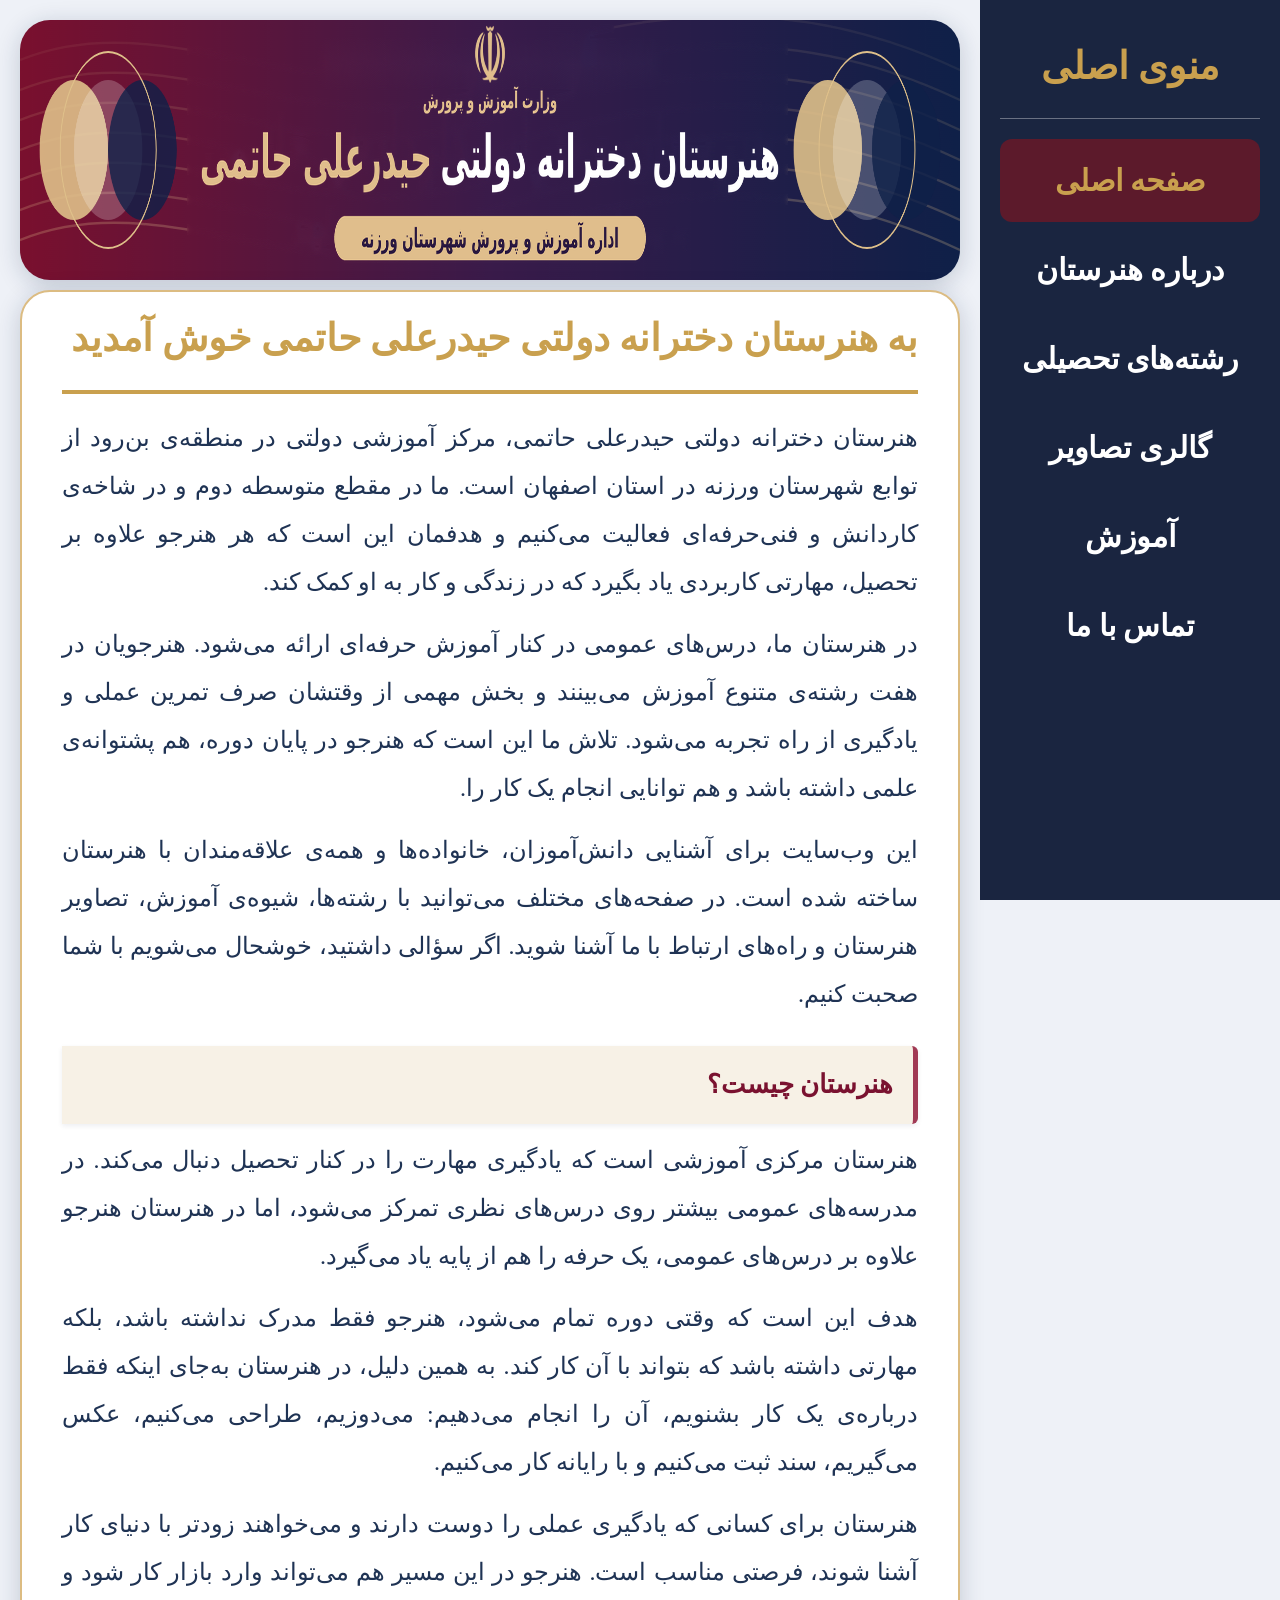
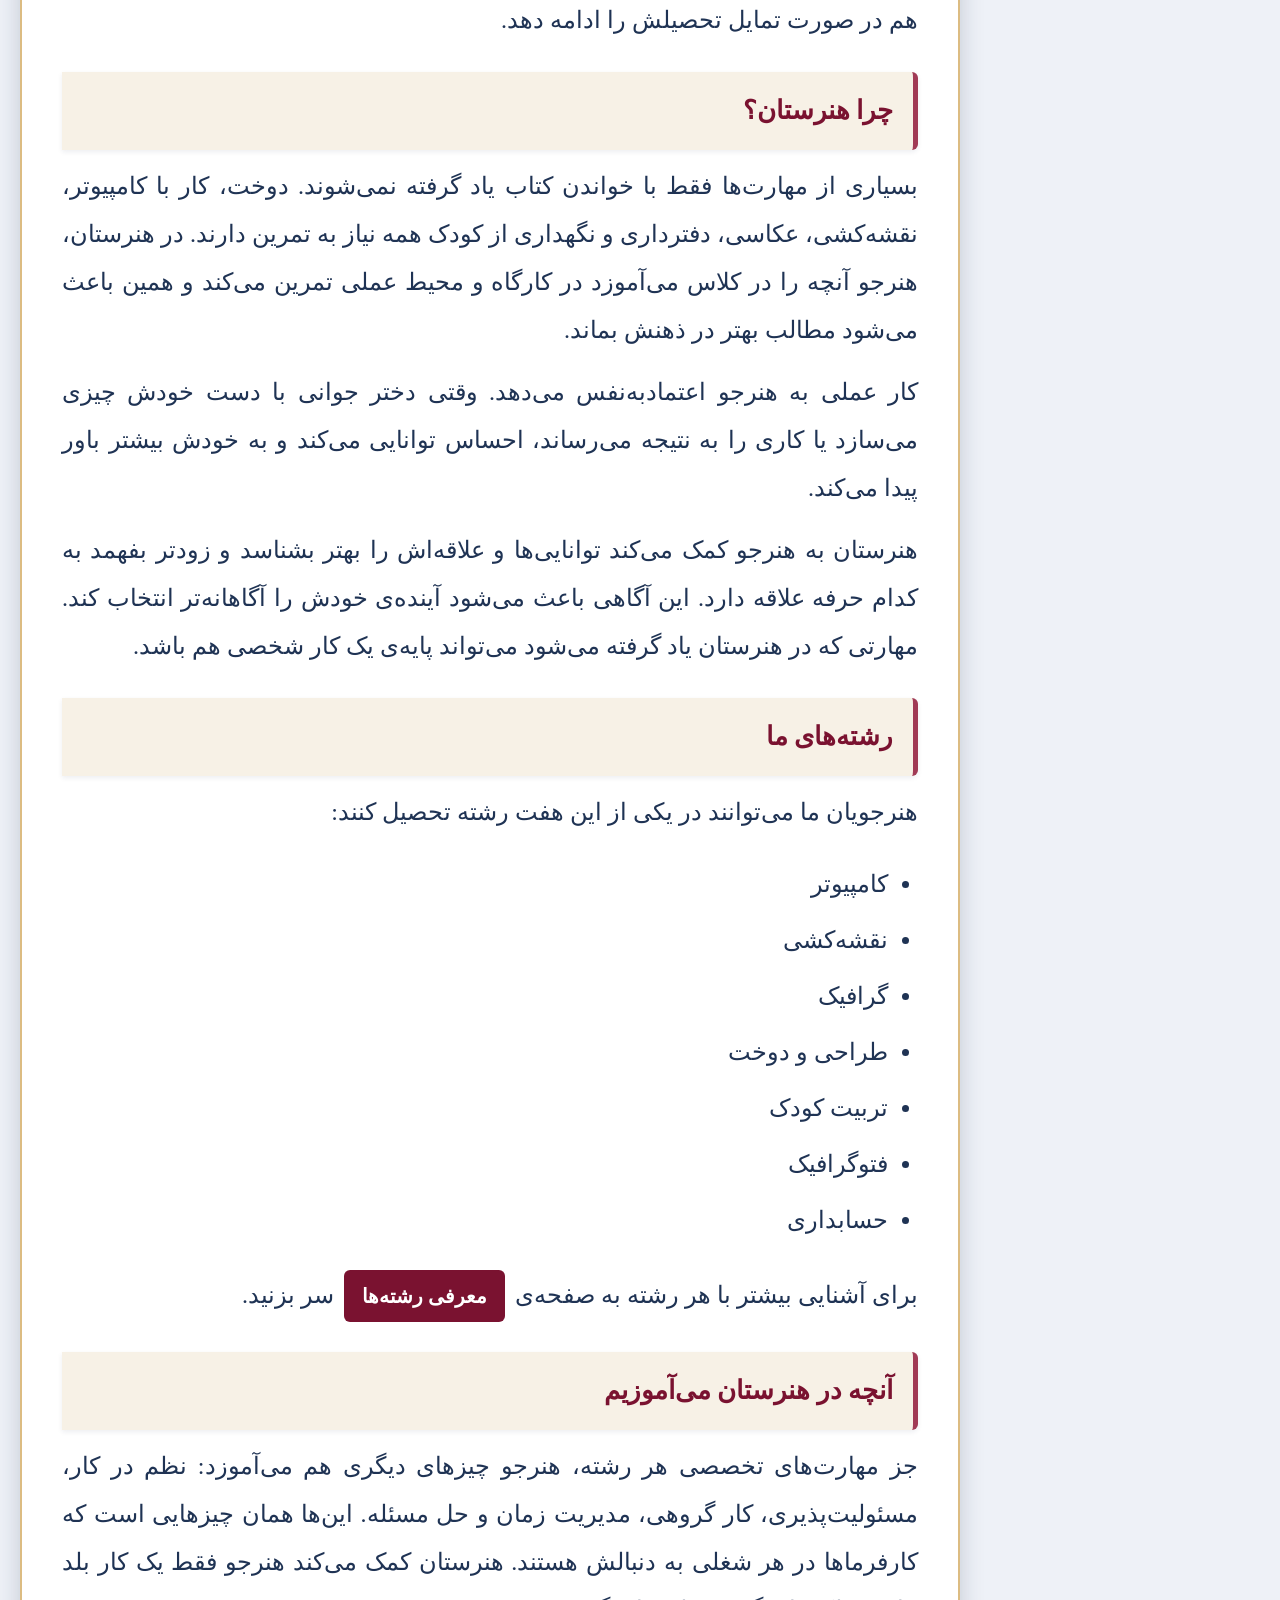
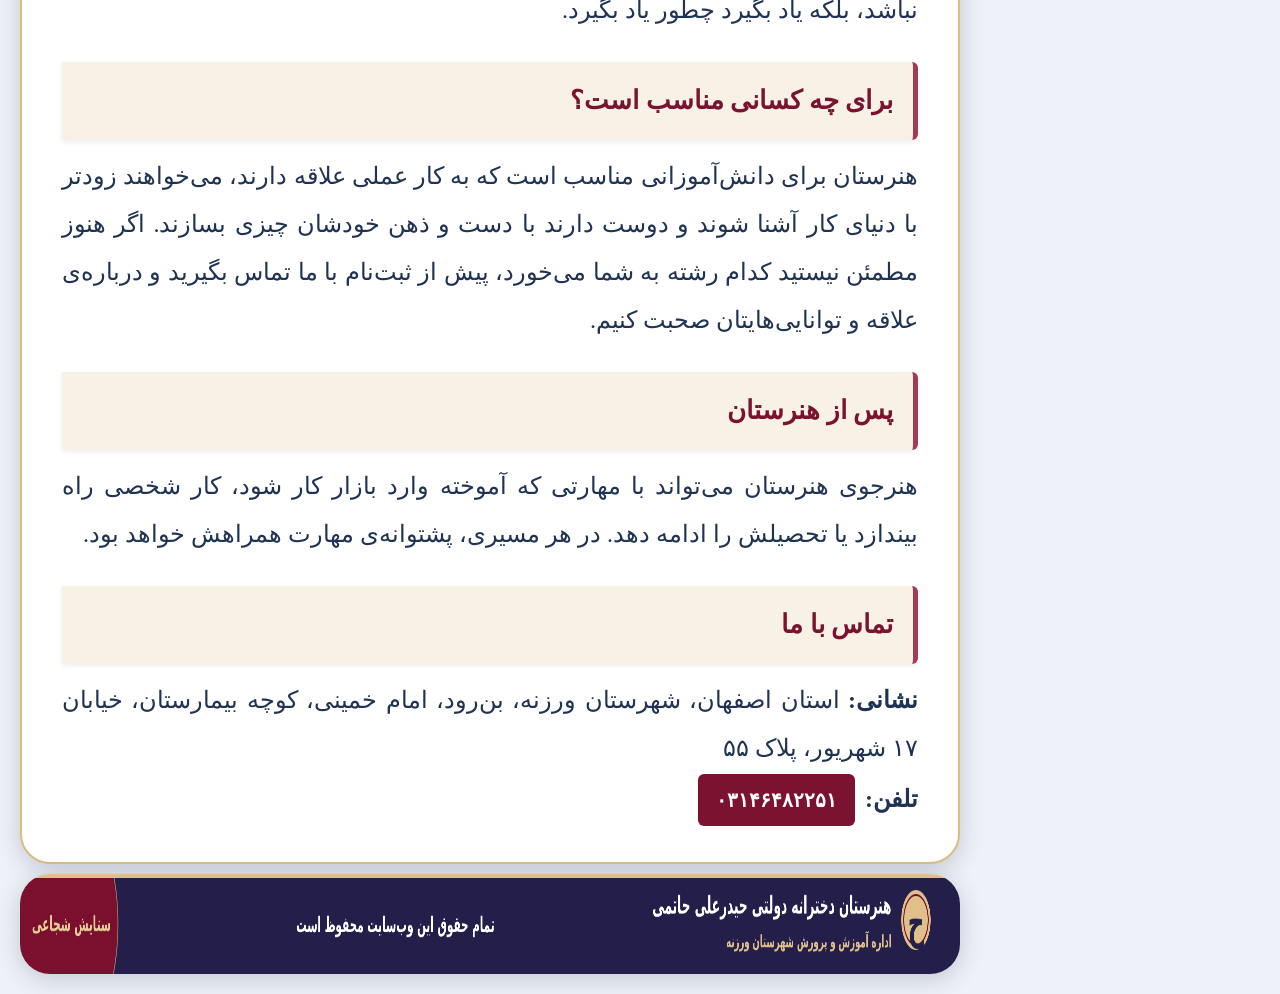
<file: index.html>
<!doctype html>
<html lang="fa" dir="rtl">
<head>
<meta charset="utf-8">
<meta name="viewport" content="width=device-width, initial-scale=1">
<title>صفحه اصلی</title>
<link rel="stylesheet" href="style4.css">
</head>
<body>
<nav class="menu" aria-label="منوی اصلی">
	<div class="menu-title">منوی اصلی</div>
	<ul>
		<li><a href="index.html" class="active">صفحه اصلی</a></li>
		<li><a href="moarefi.html">درباره هنرستان</a></li>
		<li><a href="reshteh.html">رشته‌های تحصیلی</a></li>
		<li><a href="galeri.html">گالری تصاویر</a></li>
		<li><a href="amozesh.html">آموزش</a></li>
		<li><a href="tmas.html">تماس با ما</a></li>
	</ul>
</nav>

<div class="header" style="background-image:url('banner-aaa.png');"></div>

<div class="main">
	<div class="content">
<h1 class="menu-title">به هنرستان دخترانه دولتی حیدرعلی حاتمی خوش آمدید</h1>
<p>
هنرستان دخترانه دولتی حیدرعلی حاتمی، مرکز آموزشی دولتی در منطقه‌ی بن‌رود از توابع شهرستان ورزنه در استان اصفهان است. ما در مقطع متوسطه دوم و در شاخه‌ی کاردانش و فنی‌حرفه‌ای فعالیت می‌کنیم و هدفمان این است که هر هنرجو علاوه بر تحصیل، مهارتی کاربردی یاد بگیرد که در زندگی و کار به او کمک کند.
</p>
<p>
در هنرستان ما، درس‌های عمومی در کنار آموزش حرفه‌ای ارائه می‌شود. هنرجویان در هفت رشته‌ی متنوع آموزش می‌بینند و بخش مهمی از وقتشان صرف تمرین عملی و یادگیری از راه تجربه می‌شود. تلاش ما این است که هنرجو در پایان دوره، هم پشتوانه‌ی علمی داشته باشد و هم توانایی انجام یک کار را.
</p>
<p>
این وب‌سایت برای آشنایی دانش‌آموزان، خانواده‌ها و همه‌ی علاقه‌مندان با هنرستان ساخته شده است. در صفحه‌های مختلف می‌توانید با رشته‌ها، شیوه‌ی آموزش، تصاویر هنرستان و راه‌های ارتباط با ما آشنا شوید. اگر سؤالی داشتید، خوشحال می‌شویم با شما صحبت کنیم.
</p>

<h3>هنرستان چیست؟</h3>
<p>
هنرستان مرکزی آموزشی است که یادگیری مهارت را در کنار تحصیل دنبال می‌کند. در مدرسه‌های عمومی بیشتر روی درس‌های نظری تمرکز می‌شود، اما در هنرستان هنرجو علاوه بر درس‌های عمومی، یک حرفه را هم از پایه یاد می‌گیرد.
</p>
<p>
هدف این است که وقتی دوره تمام می‌شود، هنرجو فقط مدرک نداشته باشد، بلکه مهارتی داشته باشد که بتواند با آن کار کند. به همین دلیل، در هنرستان به‌جای اینکه فقط درباره‌ی یک کار بشنویم، آن را انجام می‌دهیم: می‌دوزیم، طراحی می‌کنیم، عکس می‌گیریم، سند ثبت می‌کنیم و با رایانه کار می‌کنیم.
</p>
<p>
هنرستان برای کسانی که یادگیری عملی را دوست دارند و می‌خواهند زودتر با دنیای کار آشنا شوند، فرصتی مناسب است. هنرجو در این مسیر هم می‌تواند وارد بازار کار شود و هم در صورت تمایل تحصیلش را ادامه دهد.
</p>

<h3>چرا هنرستان؟</h3>
<p>
بسیاری از مهارت‌ها فقط با خواندن کتاب یاد گرفته نمی‌شوند. دوخت، کار با کامپیوتر، نقشه‌کشی، عکاسی، دفترداری و نگهداری از کودک همه نیاز به تمرین دارند. در هنرستان، هنرجو آنچه را در کلاس می‌آموزد در کارگاه و محیط عملی تمرین می‌کند و همین باعث می‌شود مطالب بهتر در ذهنش بماند.
</p>
<p>
کار عملی به هنرجو اعتمادبه‌نفس می‌دهد. وقتی دختر جوانی با دست خودش چیزی می‌سازد یا کاری را به نتیجه می‌رساند، احساس توانایی می‌کند و به خودش بیشتر باور پیدا می‌کند.
</p>
<p>
هنرستان به هنرجو کمک می‌کند توانایی‌ها و علاقه‌اش را بهتر بشناسد و زودتر بفهمد به کدام حرفه علاقه دارد. این آگاهی باعث می‌شود آینده‌ی خودش را آگاهانه‌تر انتخاب کند. مهارتی که در هنرستان یاد گرفته می‌شود می‌تواند پایه‌ی یک کار شخصی هم باشد.
</p>

<h3>رشته‌های ما</h3>
<p>هنرجویان ما می‌توانند در یکی از این هفت رشته تحصیل کنند:</p>
<ul>
  <li>کامپیوتر</li>
  <li>نقشه‌کشی</li>
  <li>گرافیک</li>
  <li>طراحی و دوخت</li>
  <li>تربیت کودک</li>
  <li>فتوگرافیک</li>
  <li>حسابداری</li>
</ul>
<p>برای آشنایی بیشتر با هر رشته به صفحه‌ی <a href="reshteh.html">معرفی رشته‌ها</a> سر بزنید.</p>

<h3>آنچه در هنرستان می‌آموزیم</h3>
<p>
جز مهارت‌های تخصصی هر رشته، هنرجو چیزهای دیگری هم می‌آموزد: نظم در کار، مسئولیت‌پذیری، کار گروهی، مدیریت زمان و حل مسئله. این‌ها همان چیزهایی است که کارفرماها در هر شغلی به دنبالش هستند. هنرستان کمک می‌کند هنرجو فقط یک کار بلد نباشد، بلکه یاد بگیرد چطور یاد بگیرد.
</p>

<h3>برای چه کسانی مناسب است؟</h3>
<p>
هنرستان برای دانش‌آموزانی مناسب است که به کار عملی علاقه دارند، می‌خواهند زودتر با دنیای کار آشنا شوند و دوست دارند با دست و ذهن خودشان چیزی بسازند. اگر هنوز مطمئن نیستید کدام رشته به شما می‌خورد، پیش از ثبت‌نام با ما تماس بگیرید و درباره‌ی علاقه و توانایی‌هایتان صحبت کنیم.
</p>

<h3>پس از هنرستان</h3>
<p>
هنرجوی هنرستان می‌تواند با مهارتی که آموخته وارد بازار کار شود، کار شخصی راه بیندازد یا تحصیلش را ادامه دهد. در هر مسیری، پشتوانه‌ی مهارت همراهش خواهد بود.
</p>

<h3>تماس با ما</h3>
<p>
<strong>نشانی:</strong> استان اصفهان، شهرستان ورزنه، بن‌رود، امام خمینی، کوچه بیمارستان، خیابان ۱۷ شهریور، پلاک ۵۵<br>
<strong>تلفن:</strong> <a href="tel:03146482251">۰۳۱۴۶۴۸۲۲۵۱</a>
</p>
	</div>
</div>

<div class="footer"></div>
</body>
</html>
</file>
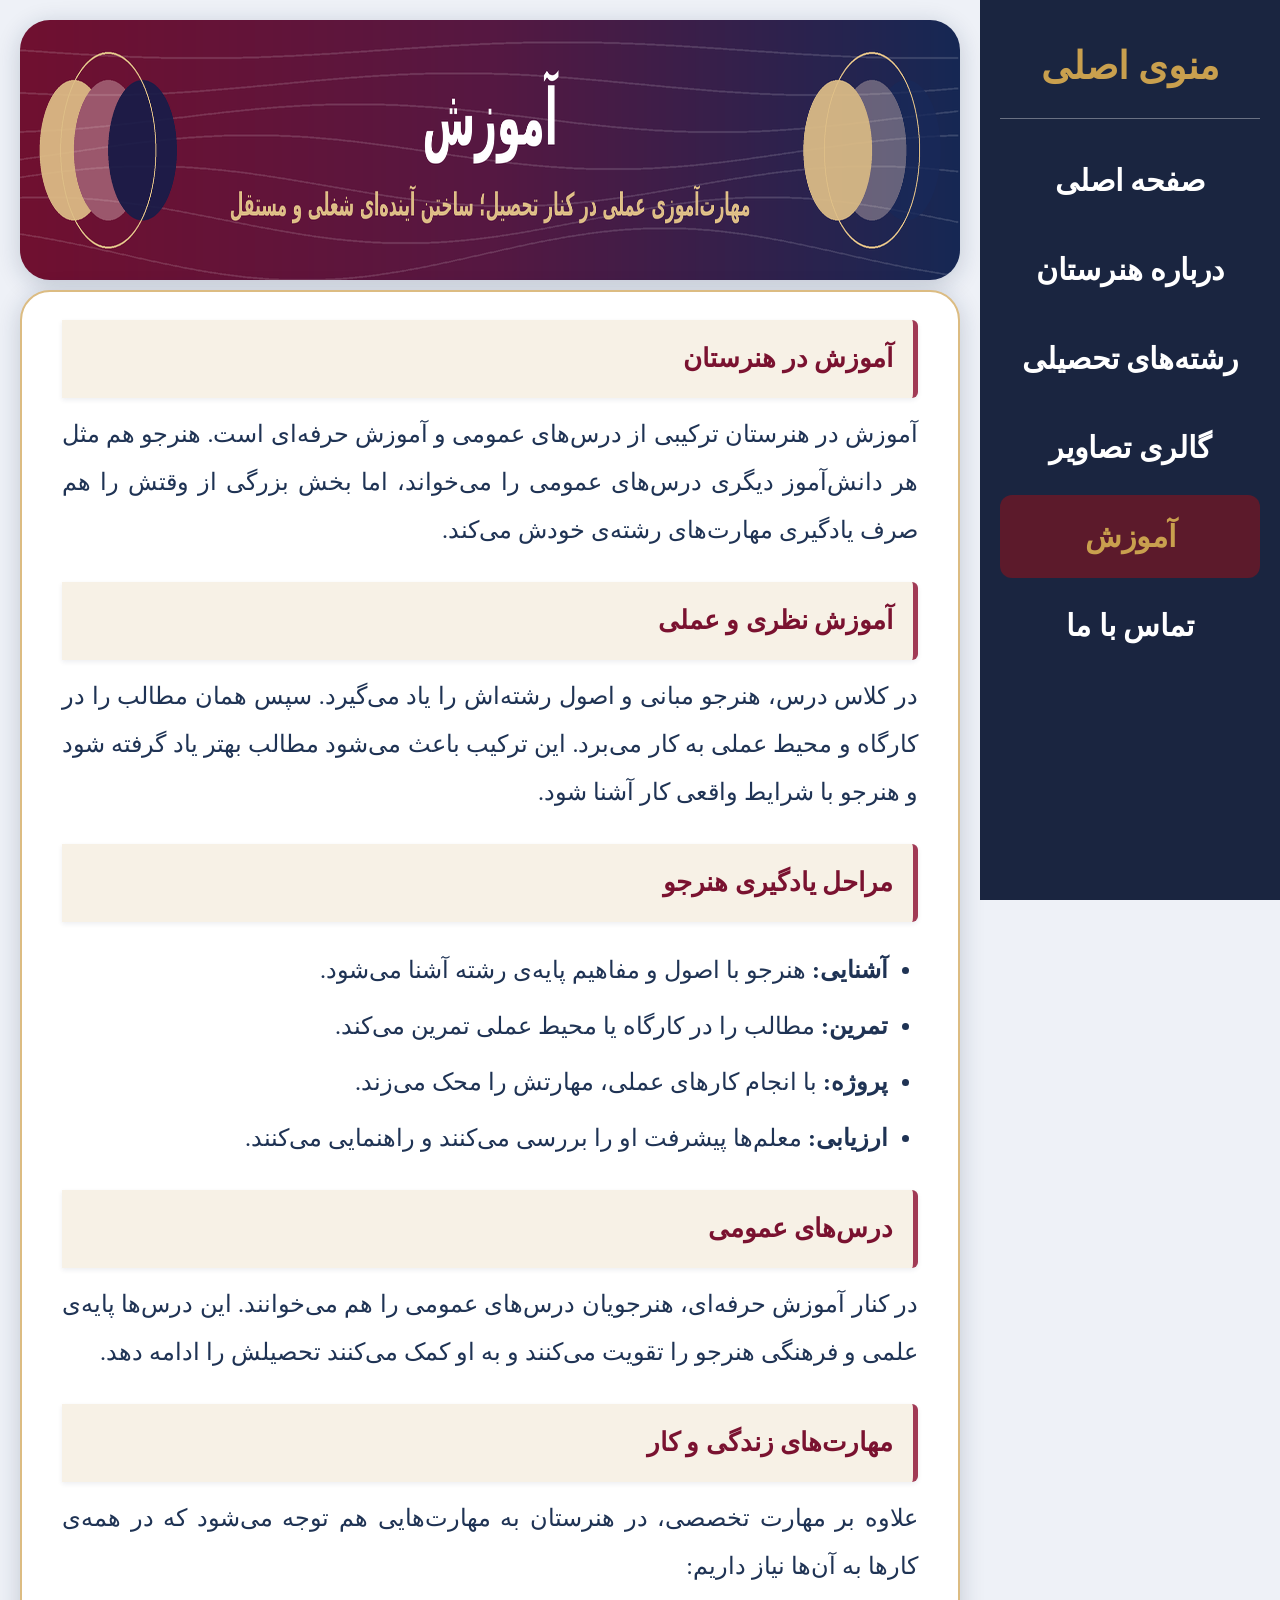
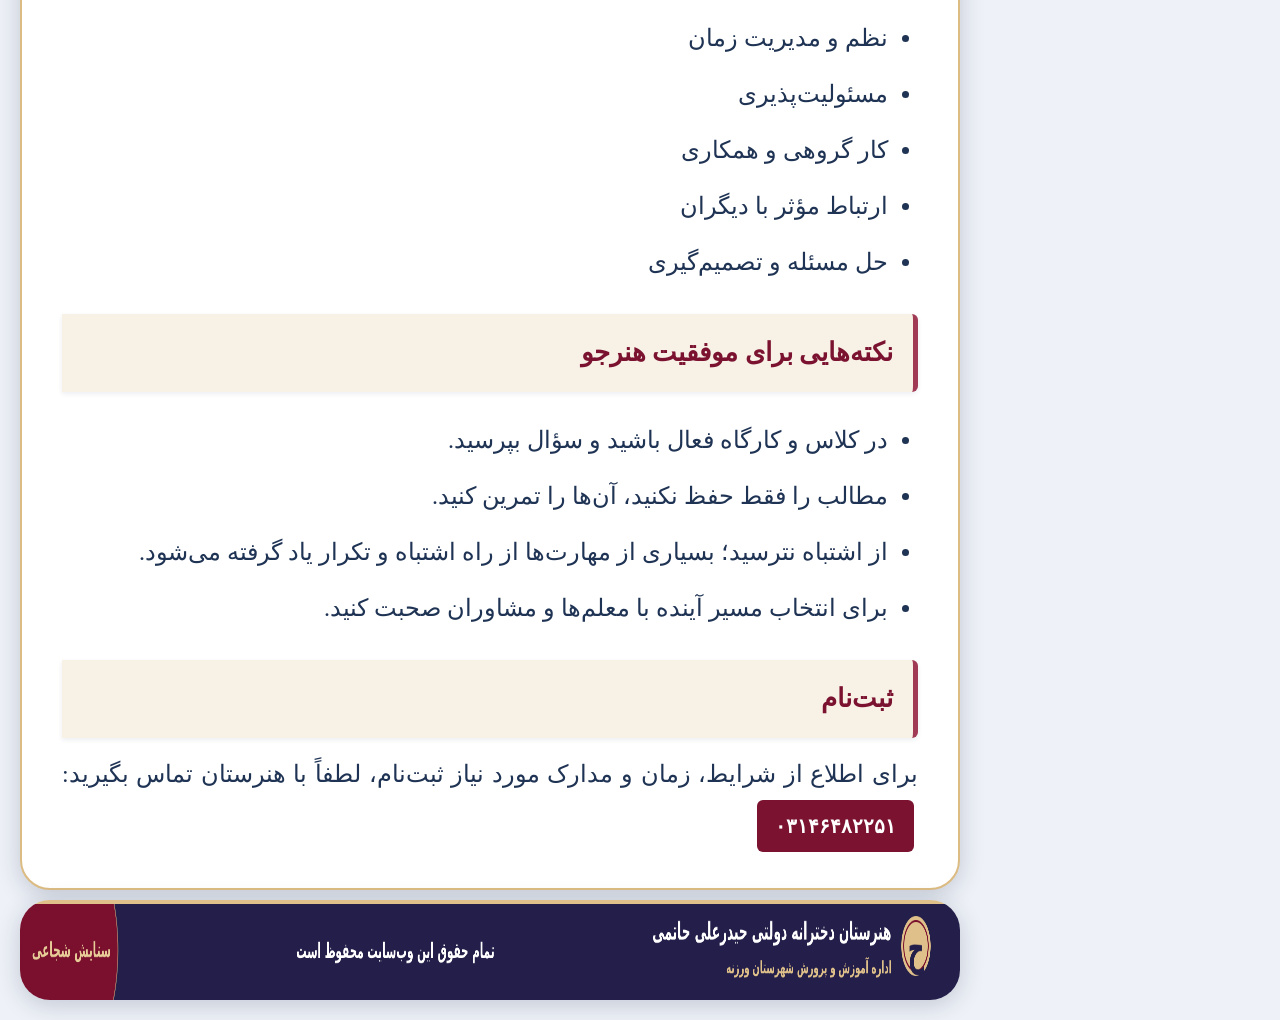
<file: amozesh.html>
<!doctype html>
<html lang="fa" dir="rtl">
<head>
<meta charset="utf-8">
<meta name="viewport" content="width=device-width, initial-scale=1">
<title>آموزش</title>
<link rel="stylesheet" href="style4.css">
</head>
<body>
<nav class="menu" aria-label="منوی اصلی">
	<div class="menu-title">منوی اصلی</div>
	<ul>
		<li><a href="index.html">صفحه اصلی</a></li>
		<li><a href="moarefi.html">درباره هنرستان</a></li>
		<li><a href="reshteh.html">رشته‌های تحصیلی</a></li>
		<li><a href="galeri.html">گالری تصاویر</a></li>
		<li><a href="amozesh.html" class="active">آموزش</a></li>
		<li><a href="tmas.html">تماس با ما</a></li>
	</ul>
</nav>

<div class="header" style="background-image:url('banner-amozesh.png');"></div>

<div class="main">
	<div class="content">
<h3>آموزش در هنرستان</h3>
<p>
آموزش در هنرستان ترکیبی از درس‌های عمومی و آموزش حرفه‌ای است. هنرجو هم مثل هر دانش‌آموز دیگری درس‌های عمومی را می‌خواند، اما بخش بزرگی از وقتش را هم صرف یادگیری مهارت‌های رشته‌ی خودش می‌کند.
</p>

<h3>آموزش نظری و عملی</h3>
<p>
در کلاس درس، هنرجو مبانی و اصول رشته‌اش را یاد می‌گیرد. سپس همان مطالب را در کارگاه و محیط عملی به کار می‌برد. این ترکیب باعث می‌شود مطالب بهتر یاد گرفته شود و هنرجو با شرایط واقعی کار آشنا شود.
</p>

<h3>مراحل یادگیری هنرجو</h3>
<ul>
  <li><strong>آشنایی:</strong> هنرجو با اصول و مفاهیم پایه‌ی رشته آشنا می‌شود.</li>
  <li><strong>تمرین:</strong> مطالب را در کارگاه یا محیط عملی تمرین می‌کند.</li>
  <li><strong>پروژه:</strong> با انجام کارهای عملی، مهارتش را محک می‌زند.</li>
  <li><strong>ارزیابی:</strong> معلم‌ها پیشرفت او را بررسی می‌کنند و راهنمایی می‌کنند.</li>
</ul>

<h3>درس‌های عمومی</h3>
<p>
در کنار آموزش حرفه‌ای، هنرجویان درس‌های عمومی را هم می‌خوانند. این درس‌ها پایه‌ی علمی و فرهنگی هنرجو را تقویت می‌کنند و به او کمک می‌کنند تحصیلش را ادامه دهد.
</p>

<h3>مهارت‌های زندگی و کار</h3>
<p>
علاوه بر مهارت تخصصی، در هنرستان به مهارت‌هایی هم توجه می‌شود که در همه‌ی کارها به آن‌ها نیاز داریم:
</p>
<ul>
  <li>نظم و مدیریت زمان</li>
  <li>مسئولیت‌پذیری</li>
  <li>کار گروهی و همکاری</li>
  <li>ارتباط مؤثر با دیگران</li>
  <li>حل مسئله و تصمیم‌گیری</li>
</ul>

<h3>نکته‌هایی برای موفقیت هنرجو</h3>
<ul>
  <li>در کلاس و کارگاه فعال باشید و سؤال بپرسید.</li>
  <li>مطالب را فقط حفظ نکنید، آن‌ها را تمرین کنید.</li>
  <li>از اشتباه نترسید؛ بسیاری از مهارت‌ها از راه اشتباه و تکرار یاد گرفته می‌شود.</li>
  <li>برای انتخاب مسیر آینده با معلم‌ها و مشاوران صحبت کنید.</li>
</ul>

<h3>ثبت‌نام</h3>
<p>
برای اطلاع از شرایط، زمان و مدارک مورد نیاز ثبت‌نام، لطفاً با هنرستان تماس بگیرید: <a href="tel:03146482251">۰۳۱۴۶۴۸۲۲۵۱</a>
</p>
	</div>
</div>

<div class="footer"></div>
</body>
</html>
</file>
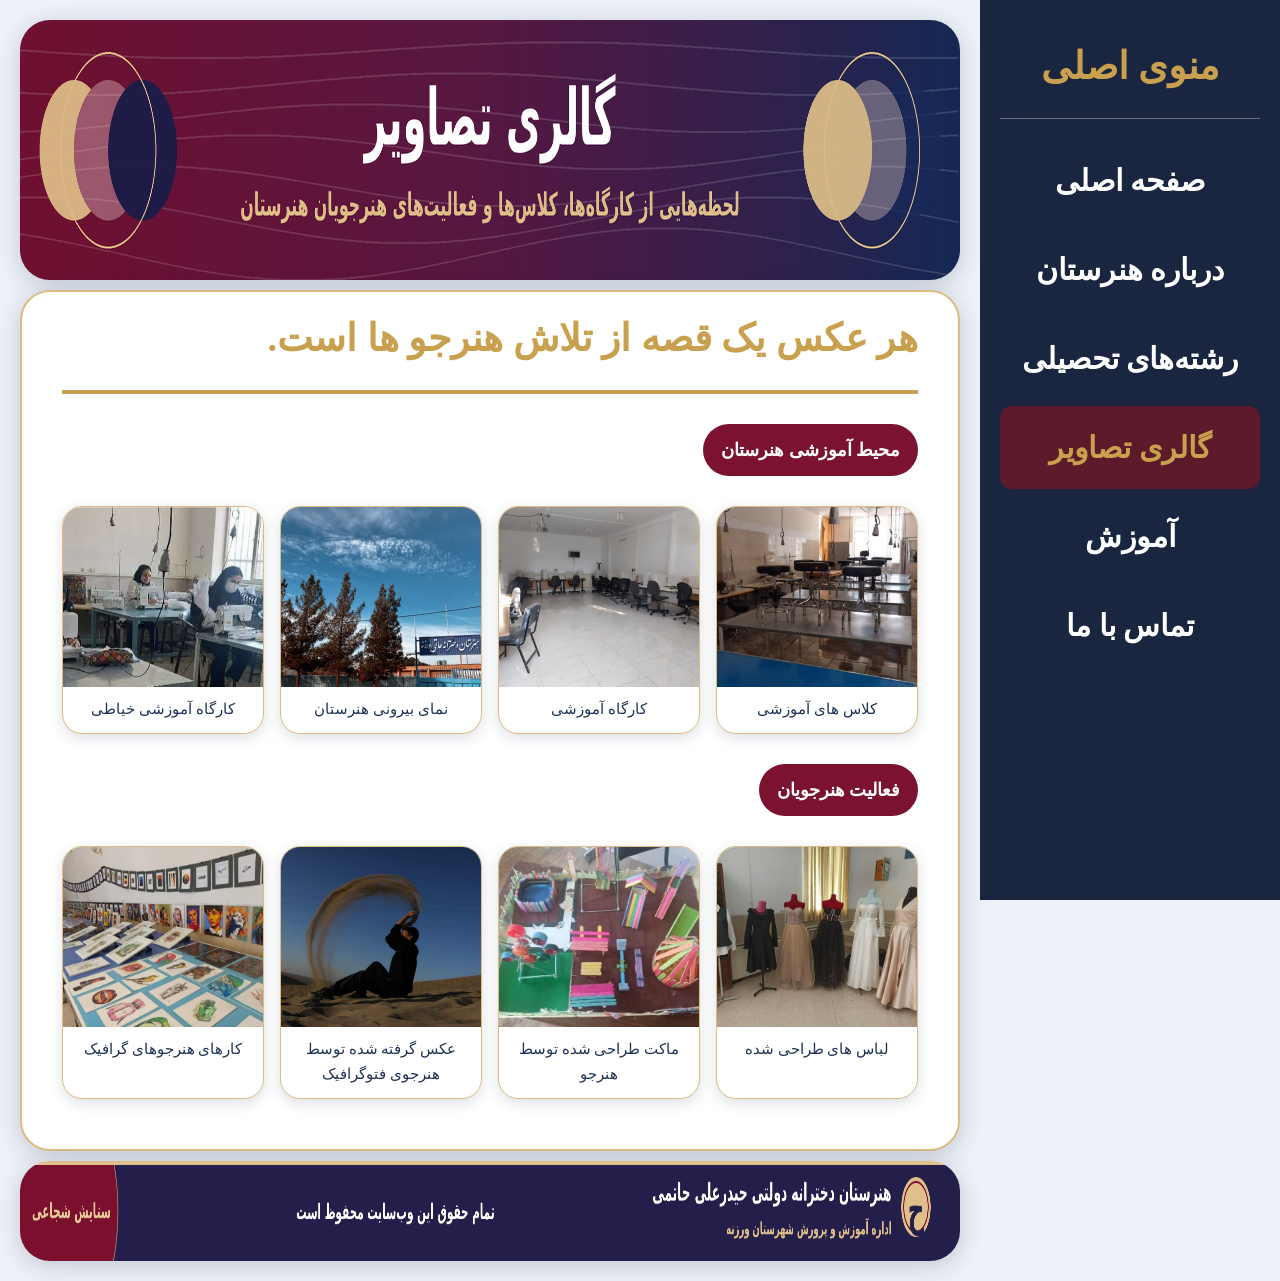
<file: galeri.html>
<!doctype html>
<html lang="fa" dir="rtl">
<head>
<meta charset="utf-8">
<meta name="viewport" content="width=device-width, initial-scale=1">
<title>گالری تصاویر | هنرستان دخترانه دولتی حیدرعلی حاتمی</title>
<link rel="stylesheet" href="style4.css">
</head>
<body>
<nav class="menu" aria-label="منوی اصلی">
	<div class="menu-title">منوی اصلی</div>
	<ul>
		<li><a href="index.html">صفحه اصلی</a></li>
		<li><a href="moarefi.html">درباره هنرستان</a></li>
		<li><a href="reshteh.html">رشته‌های تحصیلی</a></li>
		<li><a href="galeri.html" class="active">گالری تصاویر</a></li>
		<li><a href="amozesh.html">آموزش</a></li>
		<li><a href="tmas.html">تماس با ما</a></li>
	</ul>
</nav>

<div class="header" style="background-image:url('banner-galeri.png');"></div>

<div class="main">
	<div class="content">
<h1 class="menu-title">هر عکس یک قصه از تلاش هنرجو ها است.</h1>

			<div class="gallery-section">
				<h4>محیط آموزشی هنرستان</h4>
				<div class="gallery">
					<figure>
						<img src="celassroom.jpg" alt="کلاس های آموزشی" loading="lazy">
						<figcaption>کلاس های آموزشی</figcaption>
					</figure>
					<figure>
						<img src="workshop.jpg" alt="کارگاه آموزشی" loading="lazy">
						<figcaption>کارگاه آموزشی</figcaption>
					</figure>
					<figure>
						<img src="school.jpg" alt="نمای بیرونی هنرستان" loading="lazy">
						<figcaption>نمای بیرونی هنرستان</figcaption>
					</figure>
					<figure>
						<img src="photo_31103634916_x.jpg" alt="کارگاه آموزشی خیاطی" loading="lazy">
						<figcaption>کارگاه آموزشی خیاطی</figcaption>
					</figure>
				</div>
			</div>

			<div class="gallery-section">
				<h4>فعالیت هنرجویان</h4>
				<div class="gallery">
					<figure>
						<img src="photo_31103634058_x.jpg" alt="فعالیت تربیت کودک" loading="lazy">
						<figcaption>لباس های طراحی شده</figcaption>
					</figure>
					<figure>
						<img src="photo_31103652159_x.jpg" alt="فعالیت تربیت کودک" loading="lazy">
						<figcaption>ماکت طراحی شده توسط هنرجو</figcaption>
					</figure>
					<figure>
						<img src="photo_31103617836_x.jpg" alt="فعالیت" loading="lazy">
						<figcaption>عکس گرفته شده توسط هنرجوی فتوگرافیک</figcaption>
					</figure>
					<figure>
						<img src="photo_31104265412_x.jpg" alt="فعالیت" loading="lazy">
						<figcaption>کارهای هنرجوهای گرافیک</figcaption>
					</figure>
				</div>
			</div>
	</div>
</div>

<div class="footer"></div>
</body>
</html>
</file>
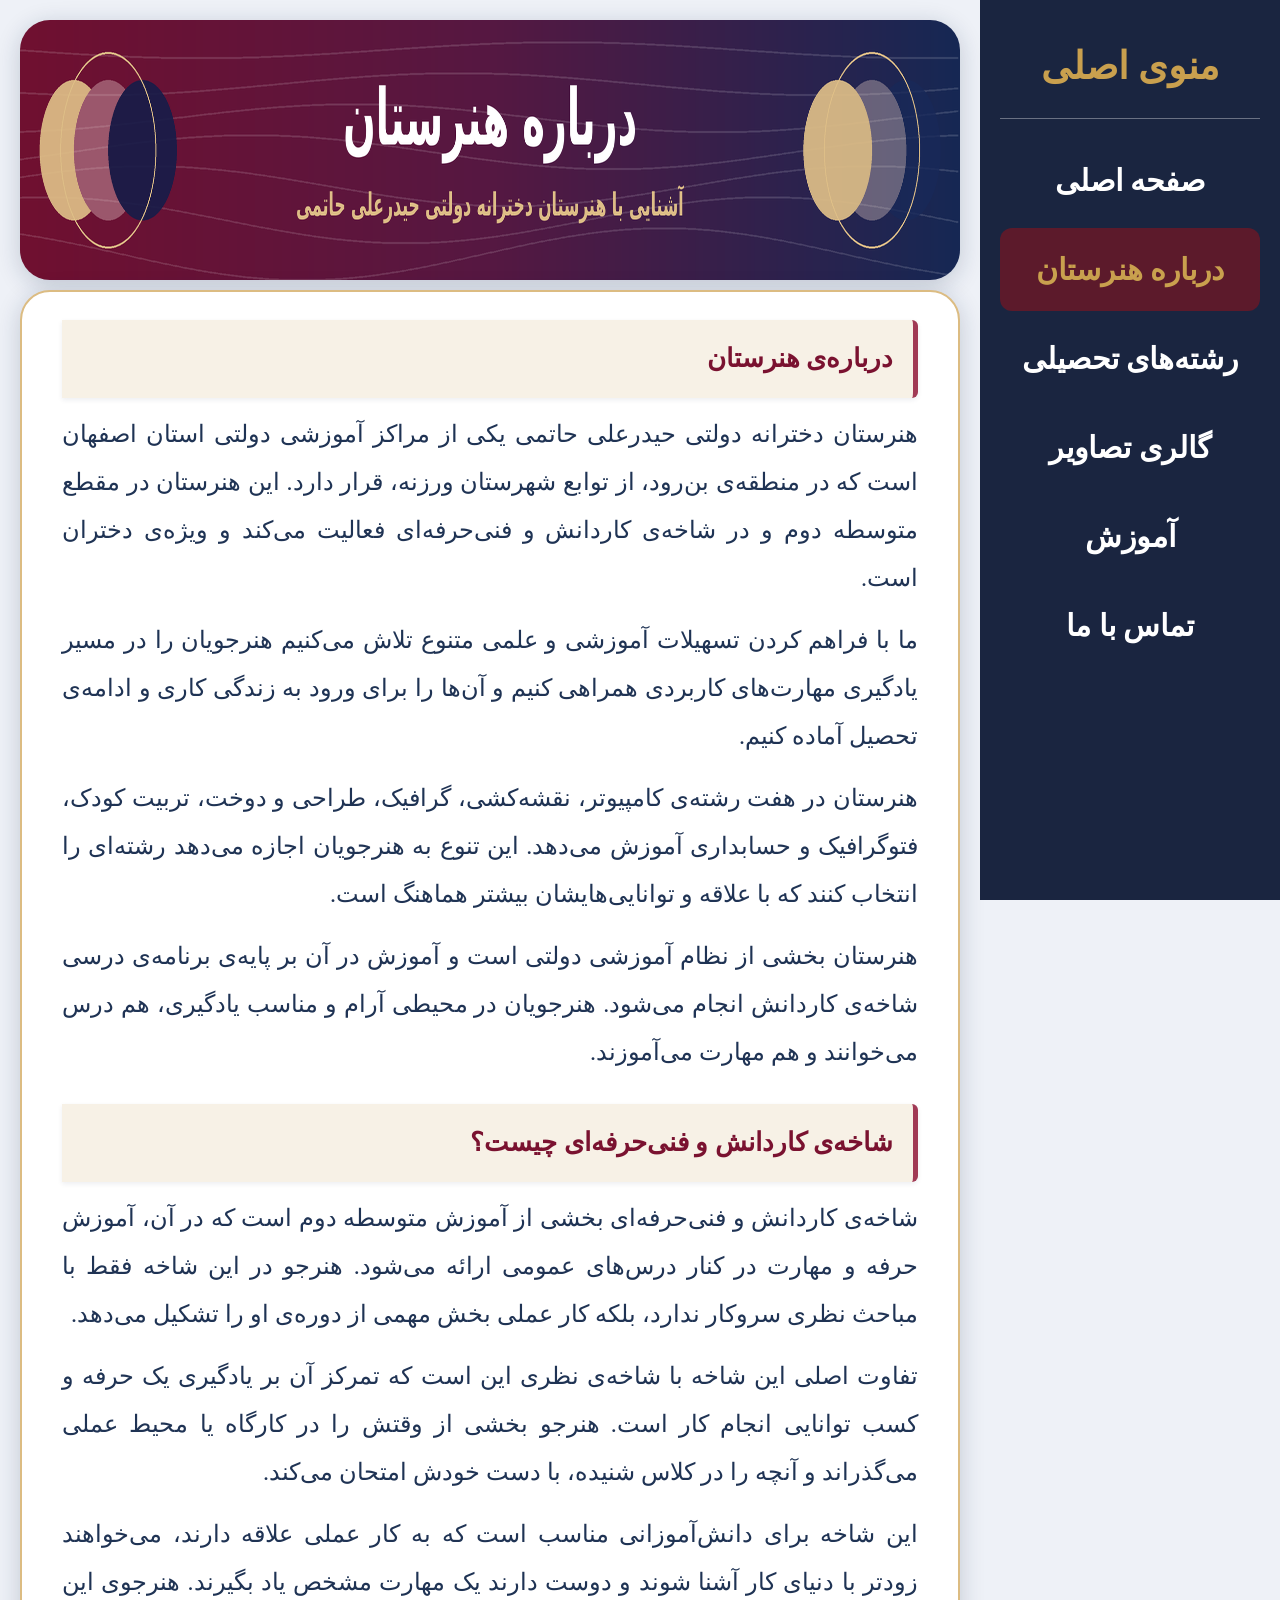
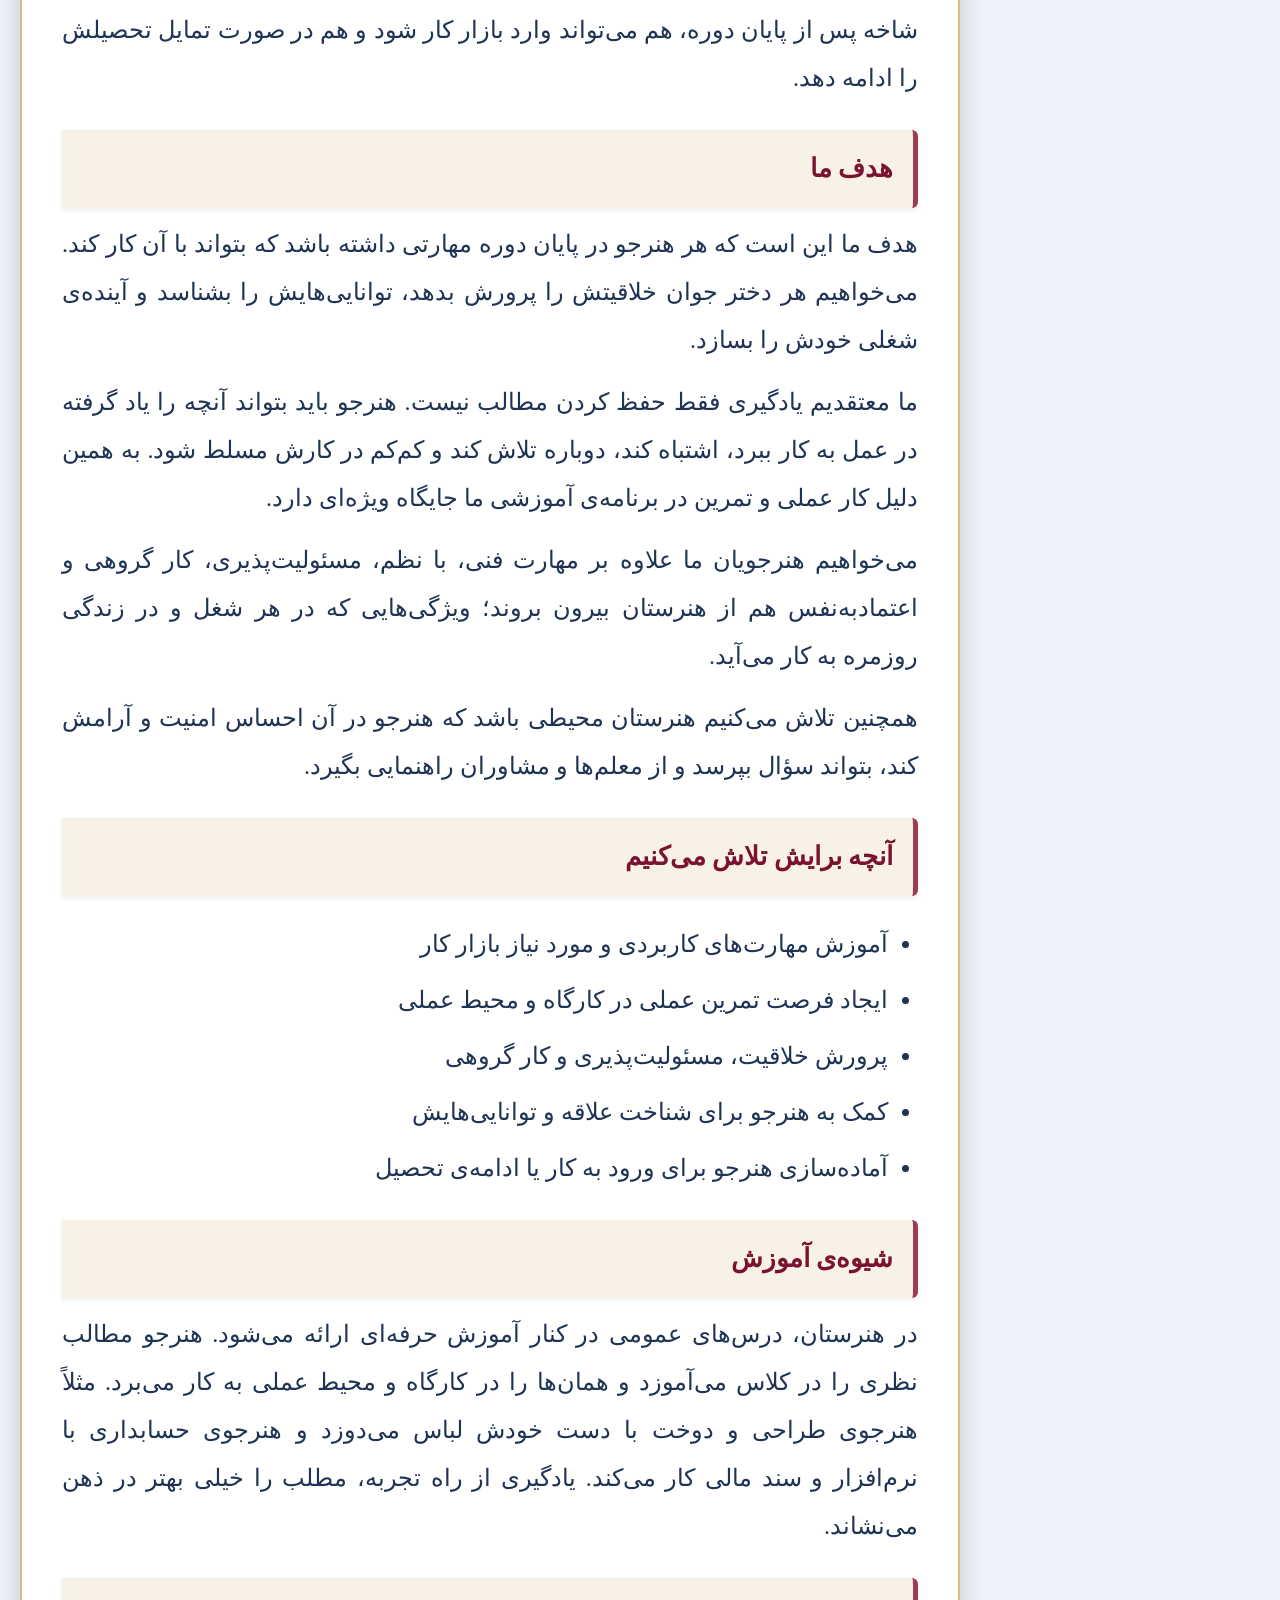
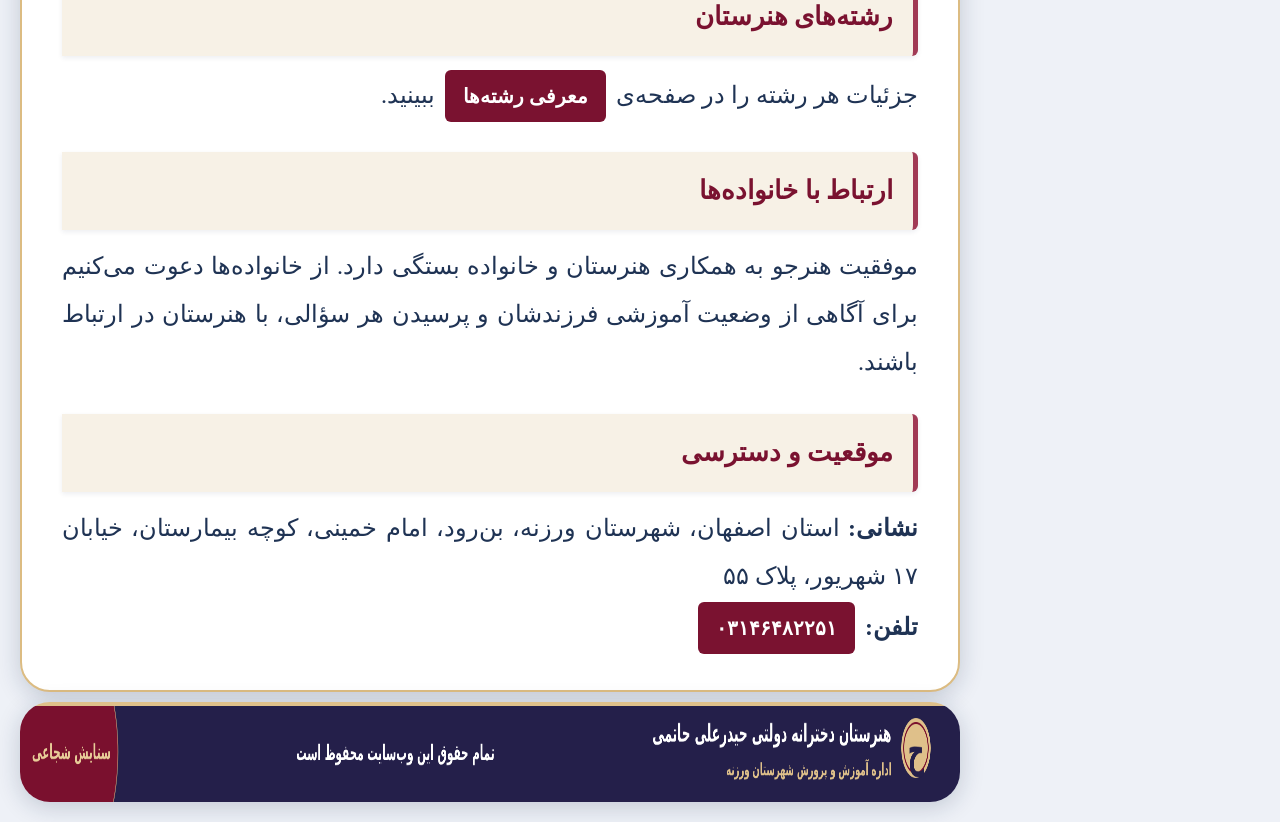
<file: moarefi.html>
<!doctype html>
<html lang="fa" dir="rtl">
<head>
<meta charset="utf-8">
<meta name="viewport" content="width=device-width, initial-scale=1">
<title>معرفی هنرستان</title>
<link rel="stylesheet" href="style4.css">
</head>
<body>
<nav class="menu" aria-label="منوی اصلی">
	<div class="menu-title">منوی اصلی</div>
	<ul>
		<li><a href="index.html">صفحه اصلی</a></li>
		<li><a href="moarefi.html" class="active">درباره هنرستان</a></li>
		<li><a href="reshteh.html">رشته‌های تحصیلی</a></li>
		<li><a href="galeri.html">گالری تصاویر</a></li>
		<li><a href="amozesh.html">آموزش</a></li>
		<li><a href="tmas.html">تماس با ما</a></li>
	</ul>
</nav>

<div class="header" style="background-image:url('banner-moarefi.png');"></div>

<div class="main">
	<div class="content">
<h3>درباره‌ی هنرستان</h3>
<p>
هنرستان دخترانه دولتی حیدرعلی حاتمی یکی از مراکز آموزشی دولتی استان اصفهان است که در منطقه‌ی بن‌رود، از توابع شهرستان ورزنه، قرار دارد. این هنرستان در مقطع متوسطه دوم و در شاخه‌ی کاردانش و فنی‌حرفه‌ای فعالیت می‌کند و ویژه‌ی دختران است.
</p>
<p>
ما با فراهم کردن تسهیلات آموزشی و علمی متنوع تلاش می‌کنیم هنرجویان را در مسیر یادگیری مهارت‌های کاربردی همراهی کنیم و آن‌ها را برای ورود به زندگی کاری و ادامه‌ی تحصیل آماده کنیم.
</p>
<p>
هنرستان در هفت رشته‌ی کامپیوتر، نقشه‌کشی، گرافیک، طراحی و دوخت، تربیت کودک، فتوگرافیک و حسابداری آموزش می‌دهد. این تنوع به هنرجویان اجازه می‌دهد رشته‌ای را انتخاب کنند که با علاقه و توانایی‌هایشان بیشتر هماهنگ است.
</p>
<p>
هنرستان بخشی از نظام آموزشی دولتی است و آموزش در آن بر پایه‌ی برنامه‌ی درسی شاخه‌ی کاردانش انجام می‌شود. هنرجویان در محیطی آرام و مناسب یادگیری، هم درس می‌خوانند و هم مهارت می‌آموزند.
</p>

<h3>شاخه‌ی کاردانش و فنی‌حرفه‌ای چیست؟</h3>
<p>
شاخه‌ی کاردانش و فنی‌حرفه‌ای بخشی از آموزش متوسطه دوم است که در آن، آموزش حرفه و مهارت در کنار درس‌های عمومی ارائه می‌شود. هنرجو در این شاخه فقط با مباحث نظری سروکار ندارد، بلکه کار عملی بخش مهمی از دوره‌ی او را تشکیل می‌دهد.
</p>
<p>
تفاوت اصلی این شاخه با شاخه‌ی نظری این است که تمرکز آن بر یادگیری یک حرفه و کسب توانایی انجام کار است. هنرجو بخشی از وقتش را در کارگاه یا محیط عملی می‌گذراند و آنچه را در کلاس شنیده، با دست خودش امتحان می‌کند.
</p>
<p>
این شاخه برای دانش‌آموزانی مناسب است که به کار عملی علاقه دارند، می‌خواهند زودتر با دنیای کار آشنا شوند و دوست دارند یک مهارت مشخص یاد بگیرند. هنرجوی این شاخه پس از پایان دوره، هم می‌تواند وارد بازار کار شود و هم در صورت تمایل تحصیلش را ادامه دهد.
</p>

<h3>هدف ما</h3>
<p>
هدف ما این است که هر هنرجو در پایان دوره مهارتی داشته باشد که بتواند با آن کار کند. می‌خواهیم هر دختر جوان خلاقیتش را پرورش بدهد، توانایی‌هایش را بشناسد و آینده‌ی شغلی خودش را بسازد.
</p>
<p>
ما معتقدیم یادگیری فقط حفظ کردن مطالب نیست. هنرجو باید بتواند آنچه را یاد گرفته در عمل به کار ببرد، اشتباه کند، دوباره تلاش کند و کم‌کم در کارش مسلط شود. به همین دلیل کار عملی و تمرین در برنامه‌ی آموزشی ما جایگاه ویژه‌ای دارد.
</p>
<p>
می‌خواهیم هنرجویان ما علاوه بر مهارت فنی، با نظم، مسئولیت‌پذیری، کار گروهی و اعتمادبه‌نفس هم از هنرستان بیرون بروند؛ ویژگی‌هایی که در هر شغل و در زندگی روزمره به کار می‌آید.
</p>
<p>
همچنین تلاش می‌کنیم هنرستان محیطی باشد که هنرجو در آن احساس امنیت و آرامش کند، بتواند سؤال بپرسد و از معلم‌ها و مشاوران راهنمایی بگیرد.
</p>

<h3>آنچه برایش تلاش می‌کنیم</h3>
<ul>
  <li>آموزش مهارت‌های کاربردی و مورد نیاز بازار کار</li>
  <li>ایجاد فرصت تمرین عملی در کارگاه و محیط عملی</li>
  <li>پرورش خلاقیت، مسئولیت‌پذیری و کار گروهی</li>
  <li>کمک به هنرجو برای شناخت علاقه و توانایی‌هایش</li>
  <li>آماده‌سازی هنرجو برای ورود به کار یا ادامه‌ی تحصیل</li>
</ul>

<h3>شیوه‌ی آموزش</h3>
<p>
در هنرستان، درس‌های عمومی در کنار آموزش حرفه‌ای ارائه می‌شود. هنرجو مطالب نظری را در کلاس می‌آموزد و همان‌ها را در کارگاه و محیط عملی به کار می‌برد. مثلاً هنرجوی طراحی و دوخت با دست خودش لباس می‌دوزد و هنرجوی حسابداری با نرم‌افزار و سند مالی کار می‌کند. یادگیری از راه تجربه، مطلب را خیلی بهتر در ذهن می‌نشاند.
</p>

<h3>رشته‌های هنرستان</h3>
<p>
جزئیات هر رشته را در صفحه‌ی <a href="reshteh.html">معرفی رشته‌ها</a> ببینید.
</p>

<h3>ارتباط با خانواده‌ها</h3>
<p>
موفقیت هنرجو به همکاری هنرستان و خانواده بستگی دارد. از خانواده‌ها دعوت می‌کنیم برای آگاهی از وضعیت آموزشی فرزندشان و پرسیدن هر سؤالی، با هنرستان در ارتباط باشند.
</p>

<h3>موقعیت و دسترسی</h3>
<p>
<strong>نشانی:</strong> استان اصفهان، شهرستان ورزنه، بن‌رود، امام خمینی، کوچه بیمارستان، خیابان ۱۷ شهریور، پلاک ۵۵<br>
<strong>تلفن:</strong> <a href="tel:03146482251">۰۳۱۴۶۴۸۲۲۵۱</a>
</p>
<!-- اگر این اطلاعات را داری، یک تیتر جدا برایشان اضافه کن: سال تأسیس، نام مدیر، امکانات، افتخارات هنرجویان -->
	</div>
</div>

<div class="footer"></div>
</body>
</html>
</file>
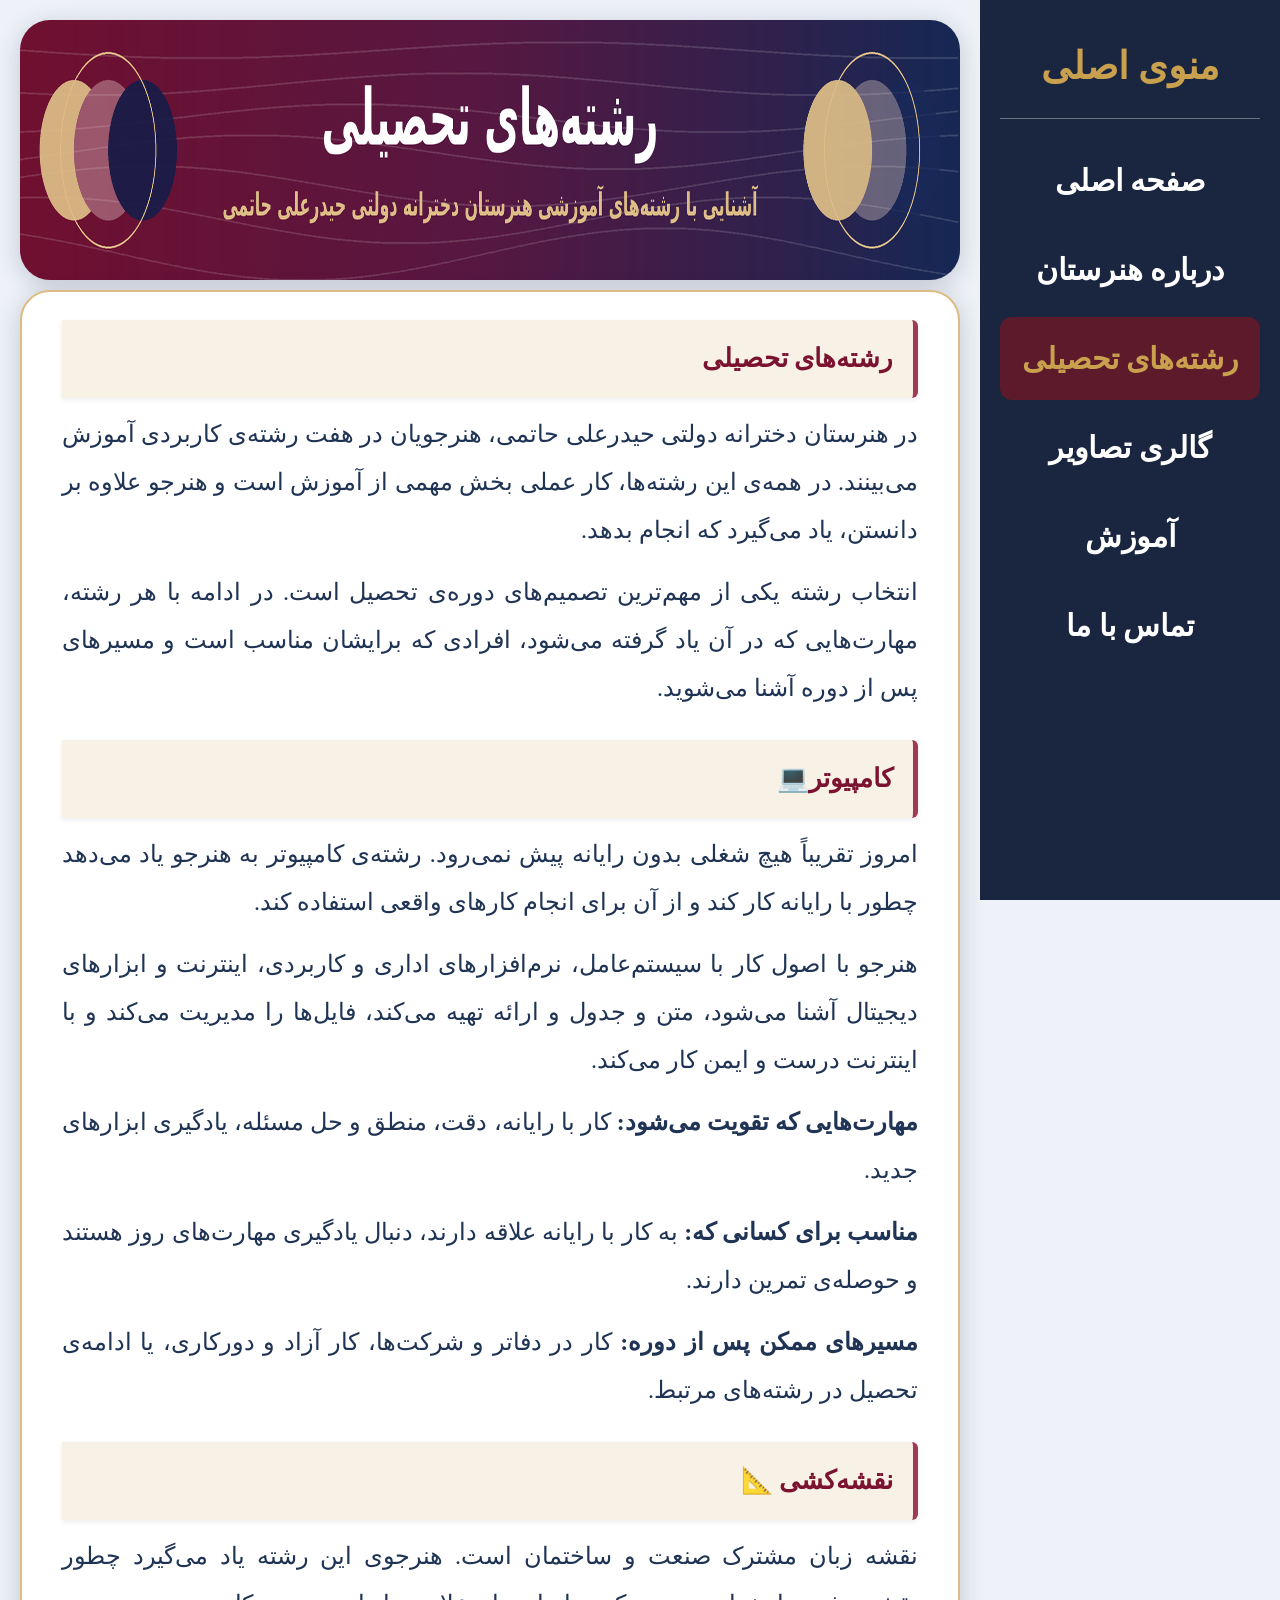
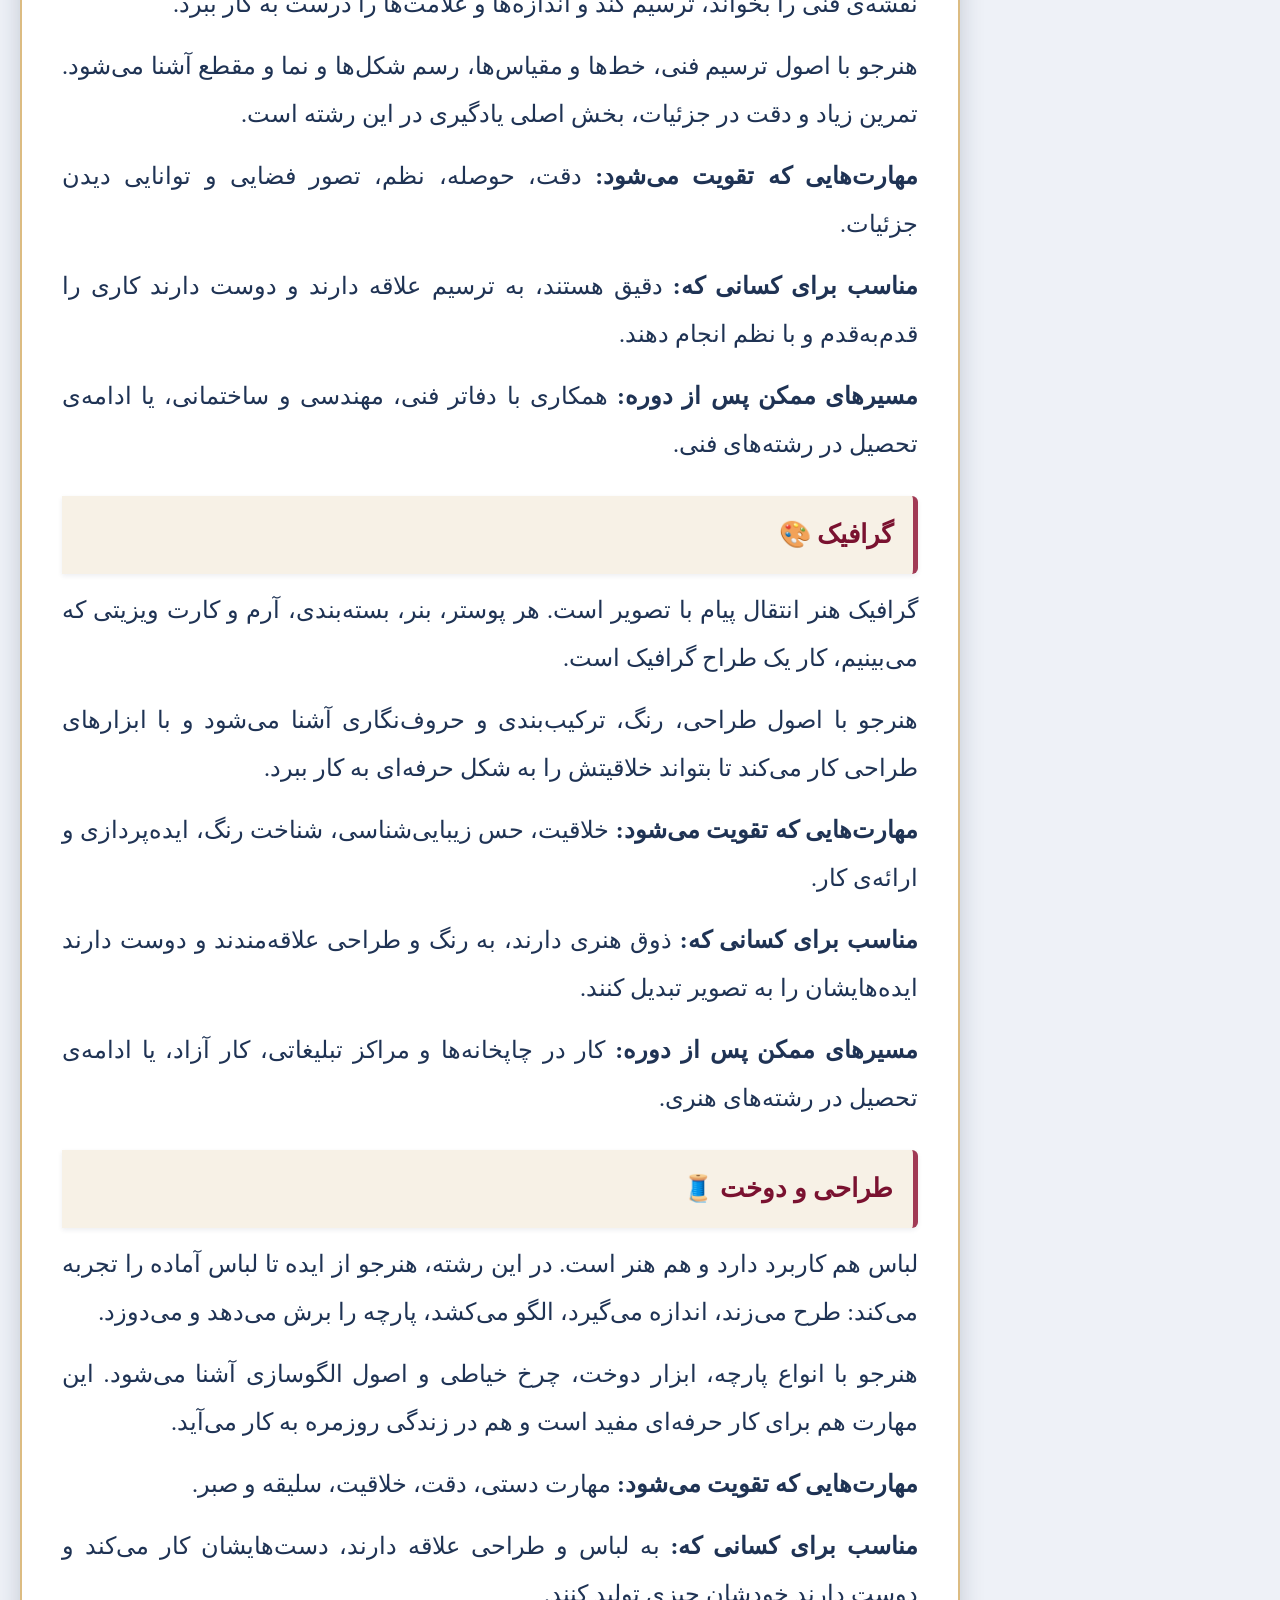
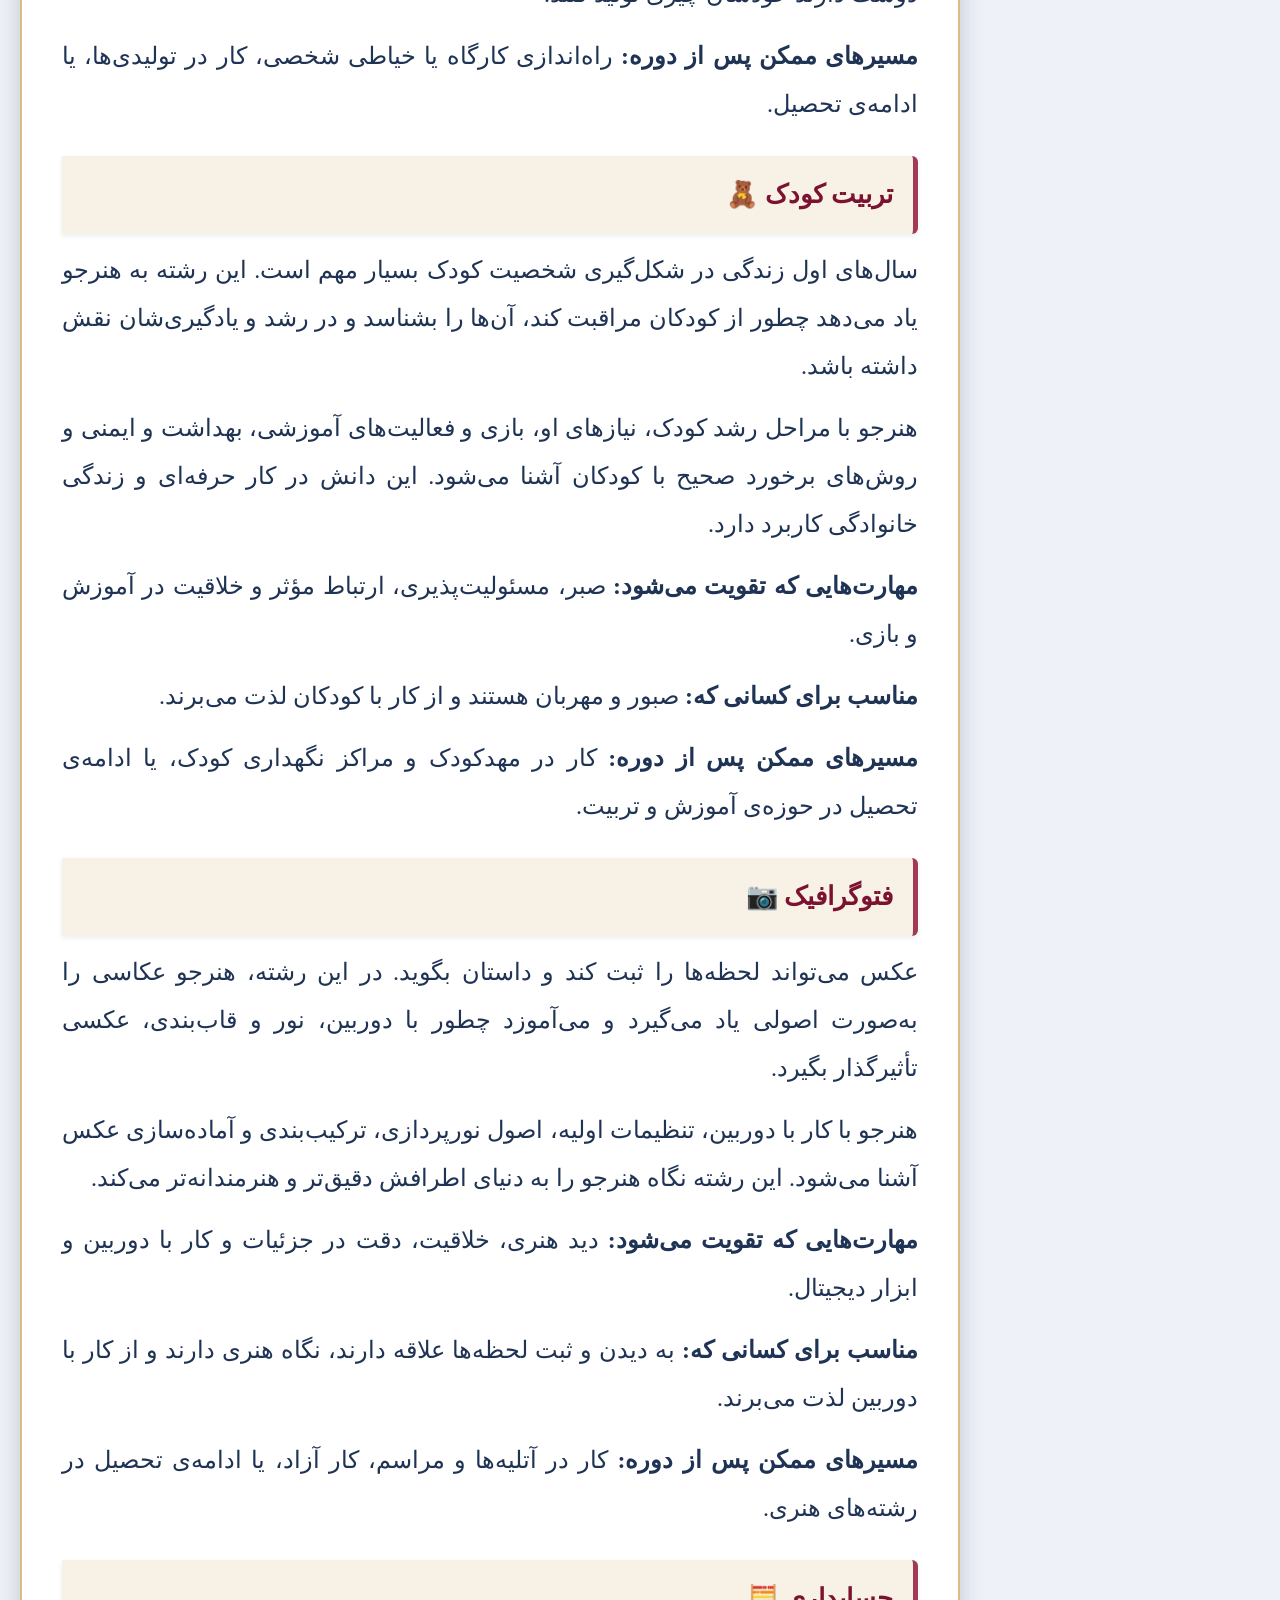
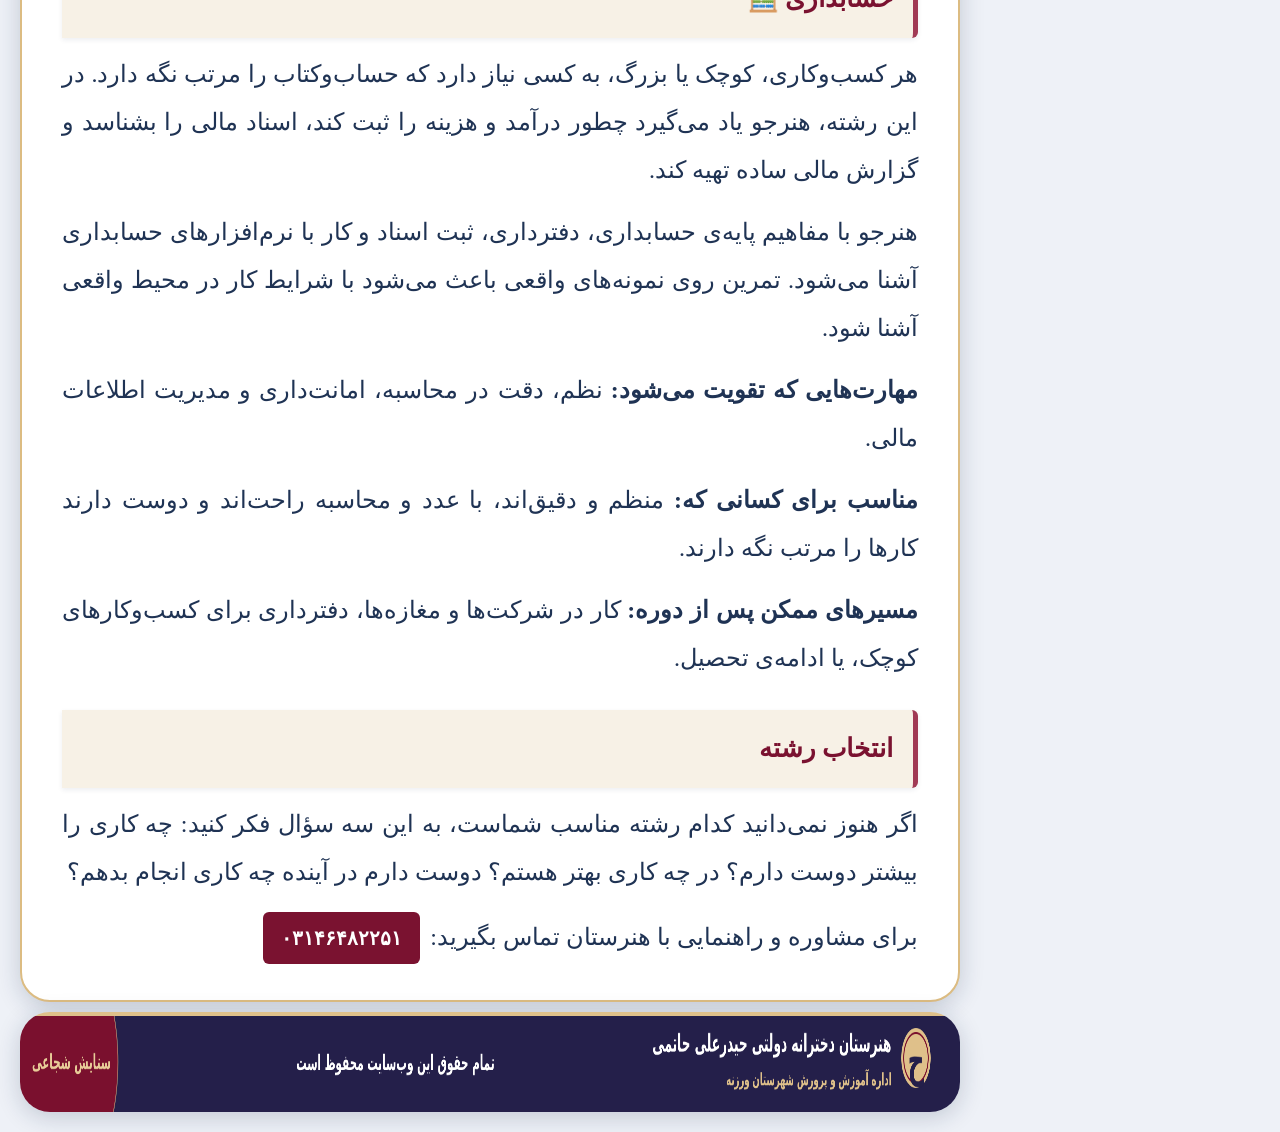
<file: reshteh.html>
<!doctype html>
<html lang="fa" dir="rtl">
<head>
<meta charset="utf-8">
<meta name="viewport" content="width=device-width, initial-scale=1">
<title>معرفی رشته های تحصیلی</title>
<link rel="stylesheet" href="style4.css">
</head>
<body>
<nav class="menu" aria-label="منوی اصلی">
	<div class="menu-title">منوی اصلی</div>
	<ul>
		<li><a href="index.html">صفحه اصلی</a></li>
		<li><a href="moarefi.html">درباره هنرستان</a></li>
		<li><a href="reshteh.html" class="active">رشته‌های تحصیلی</a></li>
		<li><a href="galeri.html">گالری تصاویر</a></li>
		<li><a href="amozesh.html">آموزش</a></li>
		<li><a href="tmas.html">تماس با ما</a></li>
	</ul>
</nav>

<div class="header" style="background-image:url('banner-reshteh.png');"></div>

<div class="main">
	<div class="content">
<h3>رشته‌های تحصیلی</h3>
<p>
در هنرستان دخترانه دولتی حیدرعلی حاتمی، هنرجویان در هفت رشته‌ی کاربردی آموزش می‌بینند. در همه‌ی این رشته‌ها، کار عملی بخش مهمی از آموزش است و هنرجو علاوه بر دانستن، یاد می‌گیرد که انجام بدهد.
</p>
<p>
انتخاب رشته یکی از مهم‌ترین تصمیم‌های دوره‌ی تحصیل است. در ادامه با هر رشته، مهارت‌هایی که در آن یاد گرفته می‌شود، افرادی که برایشان مناسب است و مسیرهای پس از دوره آشنا می‌شوید.
</p>

<h3>کامپیوتر💻</h3>
<p>
امروز تقریباً هیچ شغلی بدون رایانه پیش نمی‌رود. رشته‌ی کامپیوتر به هنرجو یاد می‌دهد چطور با رایانه کار کند و از آن برای انجام کارهای واقعی استفاده کند.
</p>
<p>
هنرجو با اصول کار با سیستم‌عامل، نرم‌افزارهای اداری و کاربردی، اینترنت و ابزارهای دیجیتال آشنا می‌شود، متن و جدول و ارائه تهیه می‌کند، فایل‌ها را مدیریت می‌کند و با اینترنت درست و ایمن کار می‌کند.
</p>
<p><strong>مهارت‌هایی که تقویت می‌شود:</strong> کار با رایانه، دقت، منطق و حل مسئله، یادگیری ابزارهای جدید.</p>
<p><strong>مناسب برای کسانی که:</strong> به کار با رایانه علاقه دارند، دنبال یادگیری مهارت‌های روز هستند و حوصله‌ی تمرین دارند.</p>
<p><strong>مسیرهای ممکن پس از دوره:</strong> کار در دفاتر و شرکت‌ها، کار آزاد و دورکاری، یا ادامه‌ی تحصیل در رشته‌های مرتبط.</p>

<h3> نقشه‌کشی 📐</h3>
<p>
نقشه زبان مشترک صنعت و ساختمان است. هنرجوی این رشته یاد می‌گیرد چطور نقشه‌ی فنی را بخواند، ترسیم کند و اندازه‌ها و علامت‌ها را درست به کار ببرد.
</p>
<p>
هنرجو با اصول ترسیم فنی، خط‌ها و مقیاس‌ها، رسم شکل‌ها و نما و مقطع آشنا می‌شود. تمرین زیاد و دقت در جزئیات، بخش اصلی یادگیری در این رشته است.
</p>
<p><strong>مهارت‌هایی که تقویت می‌شود:</strong> دقت، حوصله، نظم، تصور فضایی و توانایی دیدن جزئیات.</p>
<p><strong>مناسب برای کسانی که:</strong> دقیق هستند، به ترسیم علاقه دارند و دوست دارند کاری را قدم‌به‌قدم و با نظم انجام دهند.</p>
<p><strong>مسیرهای ممکن پس از دوره:</strong> همکاری با دفاتر فنی، مهندسی و ساختمانی، یا ادامه‌ی تحصیل در رشته‌های فنی.</p>

<h3> گرافیک 🎨</h3>
<p>
گرافیک هنر انتقال پیام با تصویر است. هر پوستر، بنر، بسته‌بندی، آرم و کارت ویزیتی که می‌بینیم، کار یک طراح گرافیک است.
</p>
<p>
هنرجو با اصول طراحی، رنگ، ترکیب‌بندی و حروف‌نگاری آشنا می‌شود و با ابزارهای طراحی کار می‌کند تا بتواند خلاقیتش را به شکل حرفه‌ای به کار ببرد.
</p>
<p><strong>مهارت‌هایی که تقویت می‌شود:</strong> خلاقیت، حس زیبایی‌شناسی، شناخت رنگ، ایده‌پردازی و ارائه‌ی کار.</p>
<p><strong>مناسب برای کسانی که:</strong> ذوق هنری دارند، به رنگ و طراحی علاقه‌مندند و دوست دارند ایده‌هایشان را به تصویر تبدیل کنند.</p>
<p><strong>مسیرهای ممکن پس از دوره:</strong> کار در چاپخانه‌ها و مراکز تبلیغاتی، کار آزاد، یا ادامه‌ی تحصیل در رشته‌های هنری.</p>

<h3> طراحی و دوخت 🧵</h3>
<p>
لباس هم کاربرد دارد و هم هنر است. در این رشته، هنرجو از ایده تا لباس آماده را تجربه می‌کند: طرح می‌زند، اندازه می‌گیرد، الگو می‌کشد، پارچه را برش می‌دهد و می‌دوزد.
</p>
<p>
هنرجو با انواع پارچه، ابزار دوخت، چرخ خیاطی و اصول الگوسازی آشنا می‌شود. این مهارت هم برای کار حرفه‌ای مفید است و هم در زندگی روزمره به کار می‌آید.
</p>
<p><strong>مهارت‌هایی که تقویت می‌شود:</strong> مهارت دستی، دقت، خلاقیت، سلیقه و صبر.</p>
<p><strong>مناسب برای کسانی که:</strong> به لباس و طراحی علاقه دارند، دست‌هایشان کار می‌کند و دوست دارند خودشان چیزی تولید کنند.</p>
<p><strong>مسیرهای ممکن پس از دوره:</strong> راه‌اندازی کارگاه یا خیاطی شخصی، کار در تولیدی‌ها، یا ادامه‌ی تحصیل.</p>

<h3> تربیت کودک 🧸</h3>
<p>
سال‌های اول زندگی در شکل‌گیری شخصیت کودک بسیار مهم است. این رشته به هنرجو یاد می‌دهد چطور از کودکان مراقبت کند، آن‌ها را بشناسد و در رشد و یادگیری‌شان نقش داشته باشد.
</p>
<p>
هنرجو با مراحل رشد کودک، نیازهای او، بازی و فعالیت‌های آموزشی، بهداشت و ایمنی و روش‌های برخورد صحیح با کودکان آشنا می‌شود. این دانش در کار حرفه‌ای و زندگی خانوادگی کاربرد دارد.
</p>
<p><strong>مهارت‌هایی که تقویت می‌شود:</strong> صبر، مسئولیت‌پذیری، ارتباط مؤثر و خلاقیت در آموزش و بازی.</p>
<p><strong>مناسب برای کسانی که:</strong> صبور و مهربان هستند و از کار با کودکان لذت می‌برند.</p>
<p><strong>مسیرهای ممکن پس از دوره:</strong> کار در مهدکودک و مراکز نگهداری کودک، یا ادامه‌ی تحصیل در حوزه‌ی آموزش و تربیت.</p>

<h3> فتوگرافیک 📷</h3>
<p>
عکس می‌تواند لحظه‌ها را ثبت کند و داستان بگوید. در این رشته، هنرجو عکاسی را به‌صورت اصولی یاد می‌گیرد و می‌آموزد چطور با دوربین، نور و قاب‌بندی، عکسی تأثیرگذار بگیرد.
</p>
<p>
هنرجو با کار با دوربین، تنظیمات اولیه، اصول نورپردازی، ترکیب‌بندی و آماده‌سازی عکس آشنا می‌شود. این رشته نگاه هنرجو را به دنیای اطرافش دقیق‌تر و هنرمندانه‌تر می‌کند.
</p>
<p><strong>مهارت‌هایی که تقویت می‌شود:</strong> دید هنری، خلاقیت، دقت در جزئیات و کار با دوربین و ابزار دیجیتال.</p>
<p><strong>مناسب برای کسانی که:</strong> به دیدن و ثبت لحظه‌ها علاقه دارند، نگاه هنری دارند و از کار با دوربین لذت می‌برند.</p>
<p><strong>مسیرهای ممکن پس از دوره:</strong> کار در آتلیه‌ها و مراسم، کار آزاد، یا ادامه‌ی تحصیل در رشته‌های هنری.</p>

<h3> حسابداری 🧮</h3>
<p>
هر کسب‌وکاری، کوچک یا بزرگ، به کسی نیاز دارد که حساب‌وکتاب را مرتب نگه دارد. در این رشته، هنرجو یاد می‌گیرد چطور درآمد و هزینه را ثبت کند، اسناد مالی را بشناسد و گزارش مالی ساده تهیه کند.
</p>
<p>
هنرجو با مفاهیم پایه‌ی حسابداری، دفترداری، ثبت اسناد و کار با نرم‌افزارهای حسابداری آشنا می‌شود. تمرین روی نمونه‌های واقعی باعث می‌شود با شرایط کار در محیط واقعی آشنا شود.
</p>
<p><strong>مهارت‌هایی که تقویت می‌شود:</strong> نظم، دقت در محاسبه، امانت‌داری و مدیریت اطلاعات مالی.</p>
<p><strong>مناسب برای کسانی که:</strong> منظم و دقیق‌اند، با عدد و محاسبه راحت‌اند و دوست دارند کارها را مرتب نگه دارند.</p>
<p><strong>مسیرهای ممکن پس از دوره:</strong> کار در شرکت‌ها و مغازه‌ها، دفترداری برای کسب‌وکارهای کوچک، یا ادامه‌ی تحصیل.</p>

<h3>انتخاب رشته</h3>
<p>
اگر هنوز نمی‌دانید کدام رشته مناسب شماست، به این سه سؤال فکر کنید: چه کاری را بیشتر دوست دارم؟ در چه کاری بهتر هستم؟ دوست دارم در آینده چه کاری انجام بدهم؟
</p>
<p>
برای مشاوره و راهنمایی با هنرستان تماس بگیرید: <a href="tel:03146482251">۰۳۱۴۶۴۸۲۲۵۱</a>
</p>
	</div>
</div>

<div class="footer"></div>
</body>
</html>
</file>
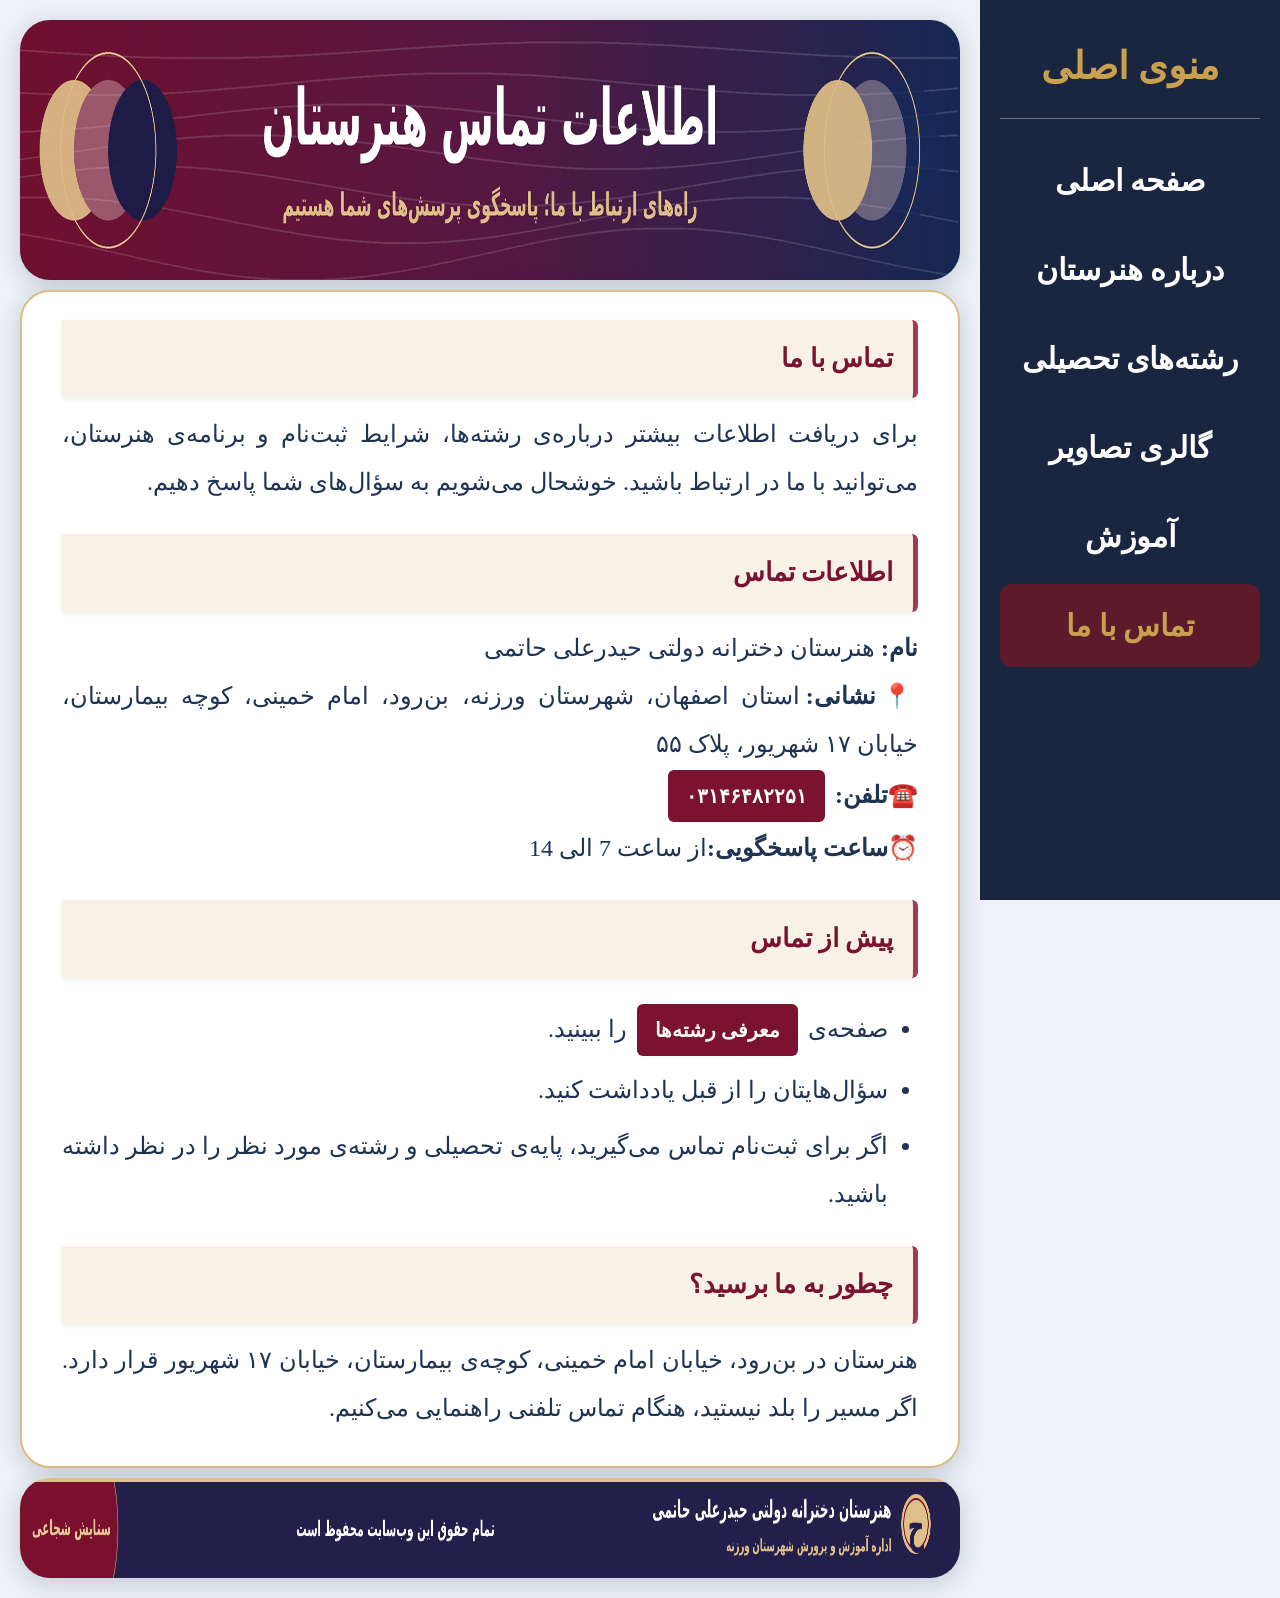
<file: tmas.html>
<!doctype html>
<html lang="fa" dir="rtl">
<head>
<meta charset="utf-8">
<meta name="viewport" content="width=device-width, initial-scale=1">
<title>تماس با ما</title>
<link rel="stylesheet" href="style4.css">
</head>
<body>
<nav class="menu" aria-label="منوی اصلی">
	<div class="menu-title">منوی اصلی</div>
	<ul>
		<li><a href="index.html">صفحه اصلی</a></li>
		<li><a href="moarefi.html">درباره هنرستان</a></li>
		<li><a href="reshteh.html">رشته‌های تحصیلی</a></li>
		<li><a href="galeri.html">گالری تصاویر</a></li>
		<li><a href="amozesh.html">آموزش</a></li>
		<li><a href="tmas.html" class="active">تماس با ما</a></li>
	</ul>
</nav>

<div class="header" style="background-image:url('banner-tmas.png');"></div>

<div class="main">
	<div class="content">
<h3>تماس با ما</h3>
<p>
برای دریافت اطلاعات بیشتر درباره‌ی رشته‌ها، شرایط ثبت‌نام و برنامه‌ی هنرستان، می‌توانید با ما در ارتباط باشید. خوشحال می‌شویم به سؤال‌های شما پاسخ دهیم.
</p>

<h3>اطلاعات تماس</h3>
<p>
<strong>نام:</strong> هنرستان دخترانه دولتی حیدرعلی حاتمی<br>
<strong>📍نشانی:</strong> استان اصفهان، شهرستان ورزنه، بن‌رود، امام خمینی، کوچه بیمارستان، خیابان ۱۷ شهریور، پلاک ۵۵<br>
<strong>☎️تلفن:</strong> <a href="tel:03146482251">۰۳۱۴۶۴۸۲۲۵۱</a><br>
	<strong>⏰ساعت پاسخگویی:</strong>از ساعت 7 الی 14
</p>
<!-- وقتی ایمیل آماده شد: <strong>ایمیل:</strong> <a href="mailto:آدرس-ایمیل">آدرس-ایمیل</a> -->

<h3>پیش از تماس</h3>
<ul>
  <li>صفحه‌ی <a href="reshteh.html">معرفی رشته‌ها</a> را ببینید.</li>
  <li>سؤال‌هایتان را از قبل یادداشت کنید.</li>
  <li>اگر برای ثبت‌نام تماس می‌گیرید، پایه‌ی تحصیلی و رشته‌ی مورد نظر را در نظر داشته باشید.</li>
</ul>

<h3>چطور به ما برسید؟</h3>
<p>
هنرستان در بن‌رود، خیابان امام خمینی، کوچه‌ی بیمارستان، خیابان ۱۷ شهریور قرار دارد. اگر مسیر را بلد نیستید، هنگام تماس تلفنی راهنمایی می‌کنیم.
</p>
	</div>
</div>

<div class="footer"></div>
</body>
</html>
</file>
<file: style4.css>
@charset "utf-8";
*,*::before,*::after{ box-sizing:border-box; }
html{ background-color:#eef1f7; -webkit-text-size-adjust:100%; }
body{
	font-family: Baskerville, "Palatino Linotype", Palatino, "Century Schoolbook L", "Times New Roman", serif;
	font-size:14px;
	direction:rtl;
	min-height:100vh;
	display:flex;
	flex-direction:column;
	margin:20px 320px 20px 20px;
}
img{ max-width:100%; }

/* بالای صفحه */
.header{
	width:100%;
	height:260px;
	background-color:#14284b;
	background-image:url("banner-aaa.png");
	background-size:100% 100%;
	background-repeat:no-repeat;
	border-radius:30px;
	overflow:hidden;
	margin-bottom:10px;
	box-shadow:0 5px 25px rgba(20,40,75,.20);
}
.main{ width:100%; margin:0 auto 10px; display:flex; align-items:flex-start; flex-shrink:0; }
.content{
	background-color:#fff;
	width:100%;
	min-width:0;
	min-height:700px;
	overflow-wrap:break-word;
	padding:20px 40px;
	text-align:justify;
	font-size:24px;
	line-height:2;
	color:#1f3354;
	border:2px solid #dcbc82;
	border-radius:30px;
	box-shadow:0 5px 25px rgba(20,40,75,.20);
}
.content h3{
	color:#7a1230;
	font-size:26px;
	font-weight:700;
	background-color:#f7f1e6;
	margin:28px 0 12px;
	padding:13px 20px;
	border-right:5px solid #a13a55;
	border-radius:0 6px 6px 0;
	text-align:right;
	box-shadow:0 2px 5px rgba(20,40,75,.08);
}
.content h3:first-child{ margin-top:8px; }
.content .menu-title{ text-align:right; border-bottom:4px solid #c9a04e; }
.content p{ margin:0 0 14px; }
.content ul{ padding:0 30px 0 0; list-style:disc; }
.content li{ margin-top:8px; }
.content a:link,.content a:visited{
	display:inline-block;
	background-color:#7a1230;
	color:#fff;
	font-size:20px;
	font-weight:600;
	padding:6px 18px;
	margin:2px 4px;
	border-radius:6px;
	text-decoration:none;
	text-align:center;
	transition:background-color .2s;
}
.content a:hover{ background-color:#a13a55; }

/* منو: نوار کناری در کامپیوتر */
.menu{
	position:fixed;
	top:0; right:0;
	width:300px;
	height:100vh;
	background:#1a2540;
	padding:40px 20px;
	overflow-y:auto;
	z-index:1000;
}
.menu-title{
	margin:0 0 20px;
	padding:0 0 25px;
	text-align:center;
	color:#c9a04e;
	font-size:38px;
	font-weight:900;
	line-height:1.4;
	border-bottom:1px solid rgba(255,255,255,.35);
}
.menu ul{ list-style:none; margin:0; padding:0; }
.menu li{ margin:0 0 6px; }
.menu a:link,.menu a:visited{
	display:block;
	padding:24px 20px;
	font-size:30px;
	font-weight:600;
	color:#fff;
	text-align:center;
	text-decoration:none;
	border-radius:12px;
	transition:background-color .2s,color .2s;
}
.menu a:hover,.menu a:focus-visible,.menu a.active{ background-color:#5c1a2b; color:#c9a04e; }

.footer{
	width:100%;
	height:100px;
	flex-shrink:0;
	background-image:url("footer-5.png");
	background-size:100% 100%;
	background-position:center;
	background-repeat:no-repeat;
	border-radius:30px;
	box-shadow:0 5px 25px rgba(20,40,75,.20);
}

/* گالری */
.gallery-section{ margin:30px 0; }
.gallery-section h4{
	margin:0 0 10px;
	padding:8px 18px;
	display:inline-block;
	background-color:#7a1230;
	color:#fff;
	font-size:18px;
	border-radius:999px;
}
.gallery{ display:grid; grid-template-columns:repeat(auto-fill,minmax(200px,1fr)); gap:16px; margin:20px 0; }
.gallery figure{
	margin:0;
	background:#fff;
	border:1.5px solid #dcbc82;
	border-radius:20px;
	overflow:hidden;
	box-shadow:0 4px 14px rgba(20,40,75,.15);
}
.gallery img{ width:100%; height:180px; object-fit:cover; display:block; }
.gallery figcaption{ padding:10px 14px; font-size:15px; line-height:1.7; text-align:center; color:#1f3354; }

/* موبایل و تبلت: منو بالای صفحه، قبل از بنر */
@media (max-width:900px){
	body{ margin:0; padding:10px; }
	.menu{
		position:static;
		width:auto;
		height:auto;
		padding:10px;
		margin-bottom:10px;
		overflow:visible;
		border-radius:20px;
	}
	.menu .menu-title{ display:none; }
	.menu ul{ display:grid; grid-template-columns:repeat(auto-fit,minmax(105px,1fr)); gap:6px; }
	.menu li{ margin:0; }
	.menu a:link,.menu a:visited{
		font-size:15px;
		padding:12px 4px;
		border-radius:10px;
		background-color:rgba(255,255,255,.07);
	}
	.menu a:hover,.menu a:focus-visible,.menu a.active{ background-color:#5c1a2b; color:#c9a04e; }
	.header{
		height:clamp(110px,32vw,220px);
		border-radius:20px;
		background-size:cover;
		background-position:center;
	}
	.content{
		padding:16px;
		min-height:0;
		font-size:16px;
		line-height:1.9;
		text-align:right;
		border-radius:20px;
	}
	.content h3{ font-size:18px; padding:10px 14px; margin:22px 0 10px; }
	.content .menu-title{ font-size:21px; padding-bottom:10px; margin-bottom:14px; }
	.content a:link,.content a:visited{ font-size:15px; padding:6px 14px; }
	.content ul{ padding:0 22px 0 0; }
	.gallery-section{ margin:22px 0; }
	.gallery{ grid-template-columns:repeat(auto-fill,minmax(140px,1fr)); gap:10px; }
	.gallery img{ height:120px; }
	.gallery figcaption{ font-size:13px; padding:8px 10px; }
	.footer{
		height:clamp(60px,18vw,100px);
		border-radius:20px;
		background-size:cover;
	}
}
</file>
